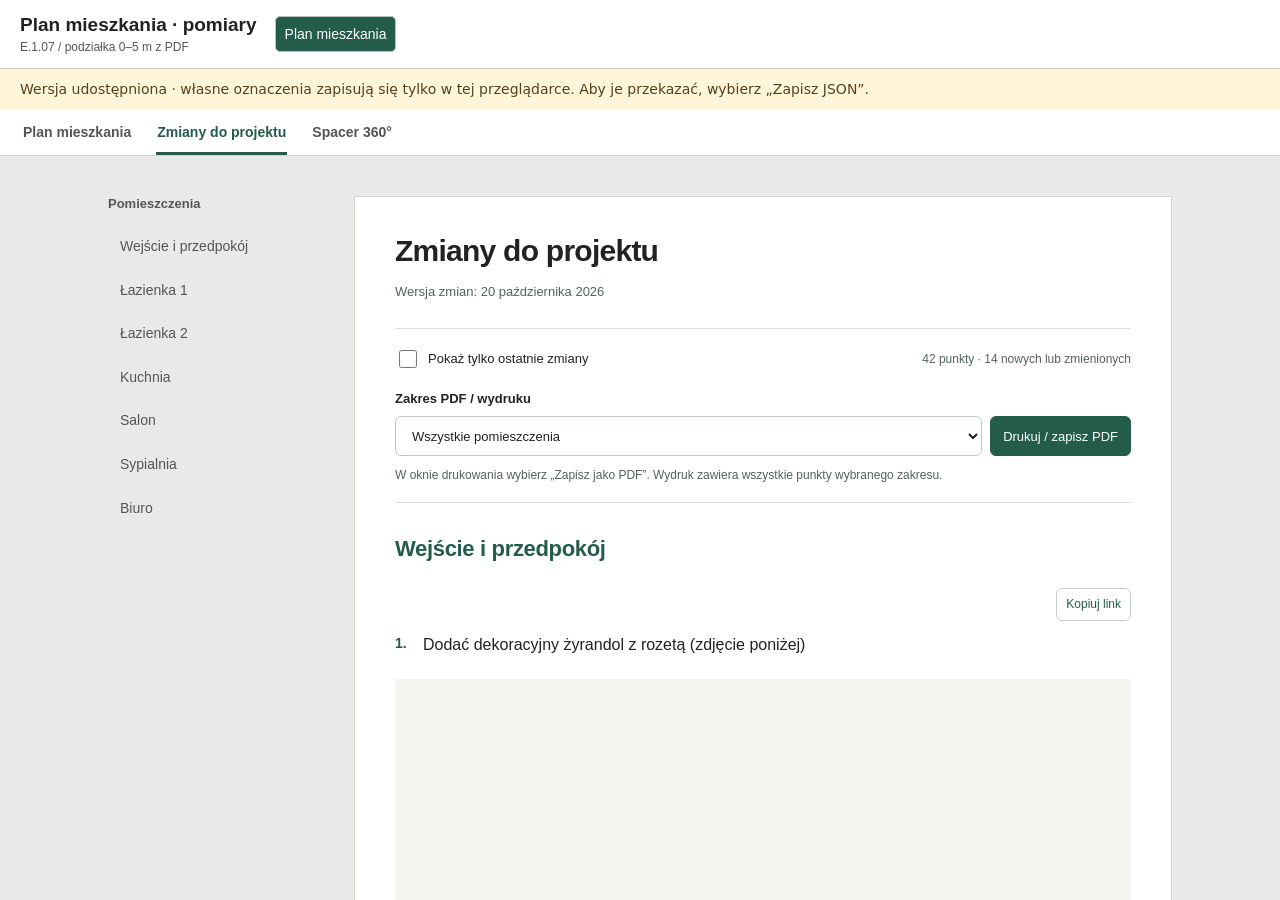
<file: index.html>
<!doctype html><html lang="pl"><meta charset="utf-8"><meta name="viewport" content="width=device-width,initial-scale=1"><meta name="robots" content="noindex,nofollow"><meta http-equiv="refresh" content="0;url=plan.html#zmiany"><title>Plan mieszkania</title><a href="plan.html#zmiany">Otwórz zmiany w projekcie</a></html>
</file>
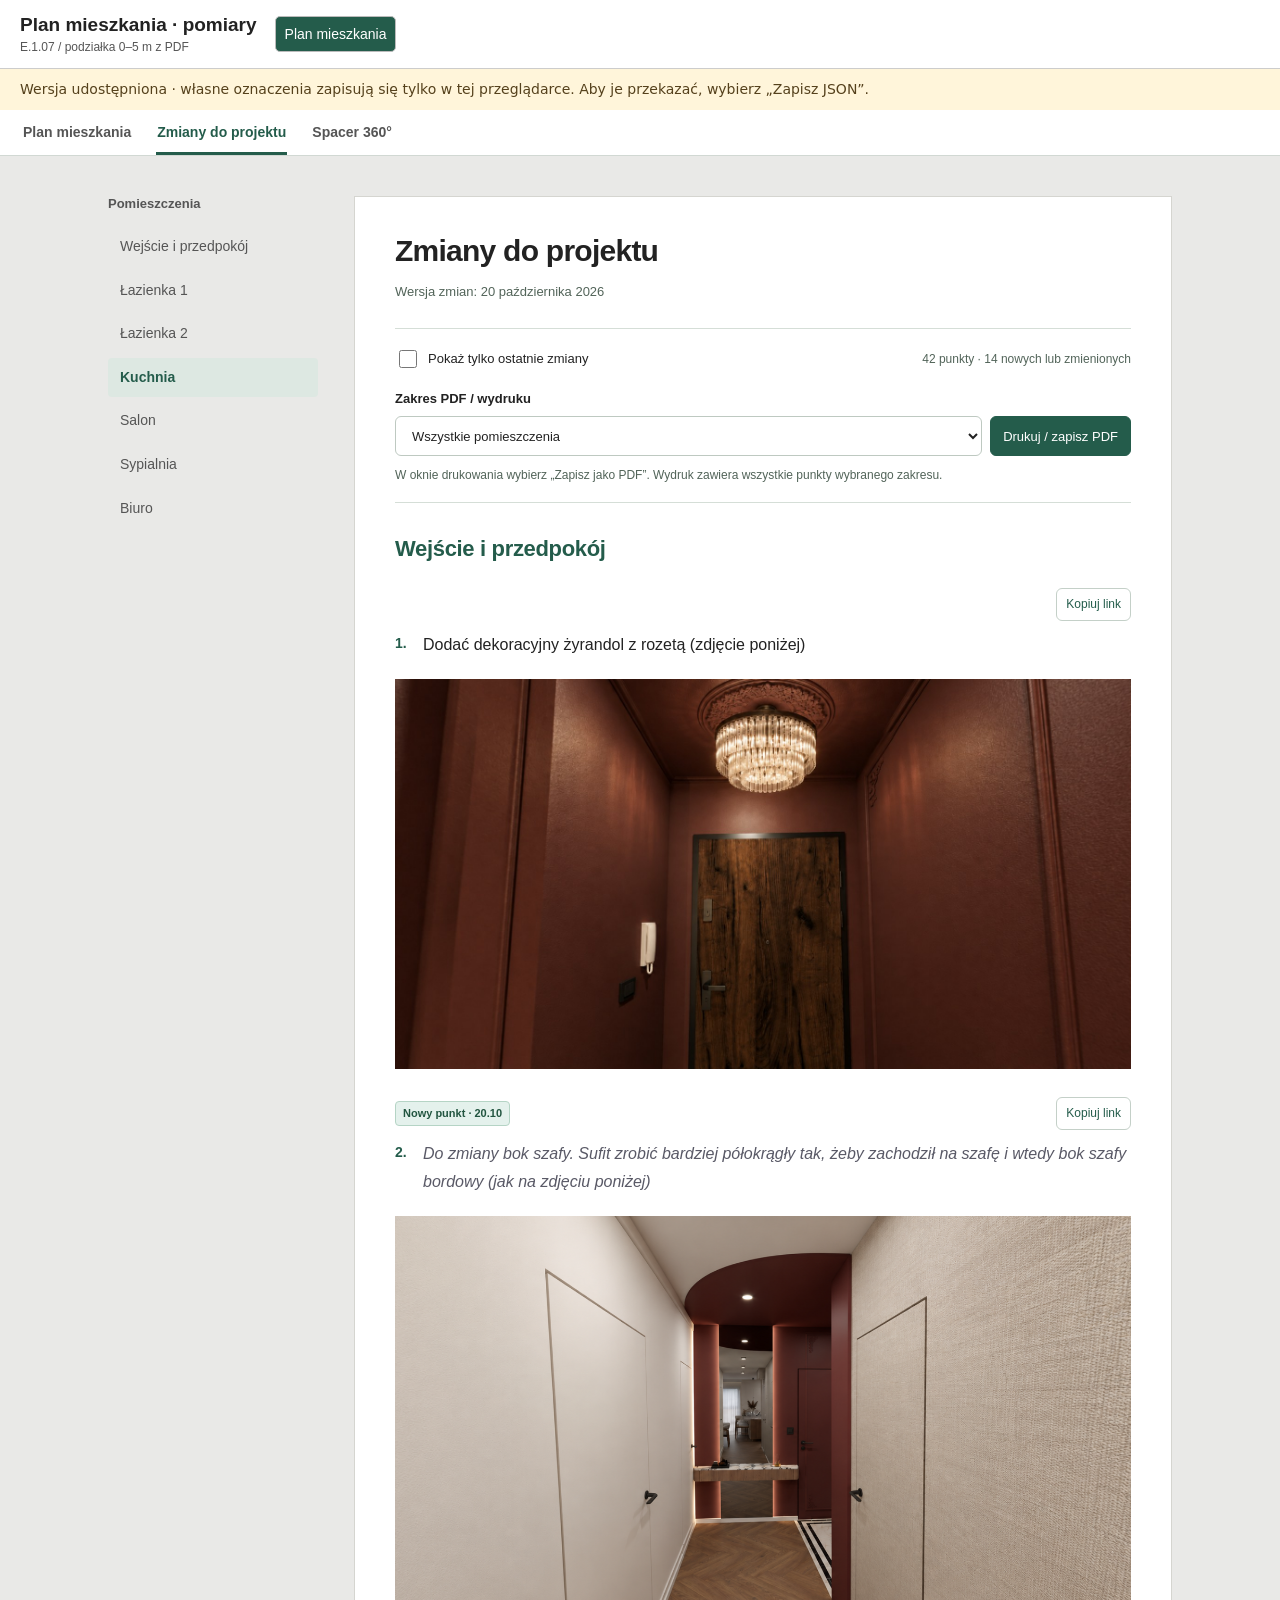
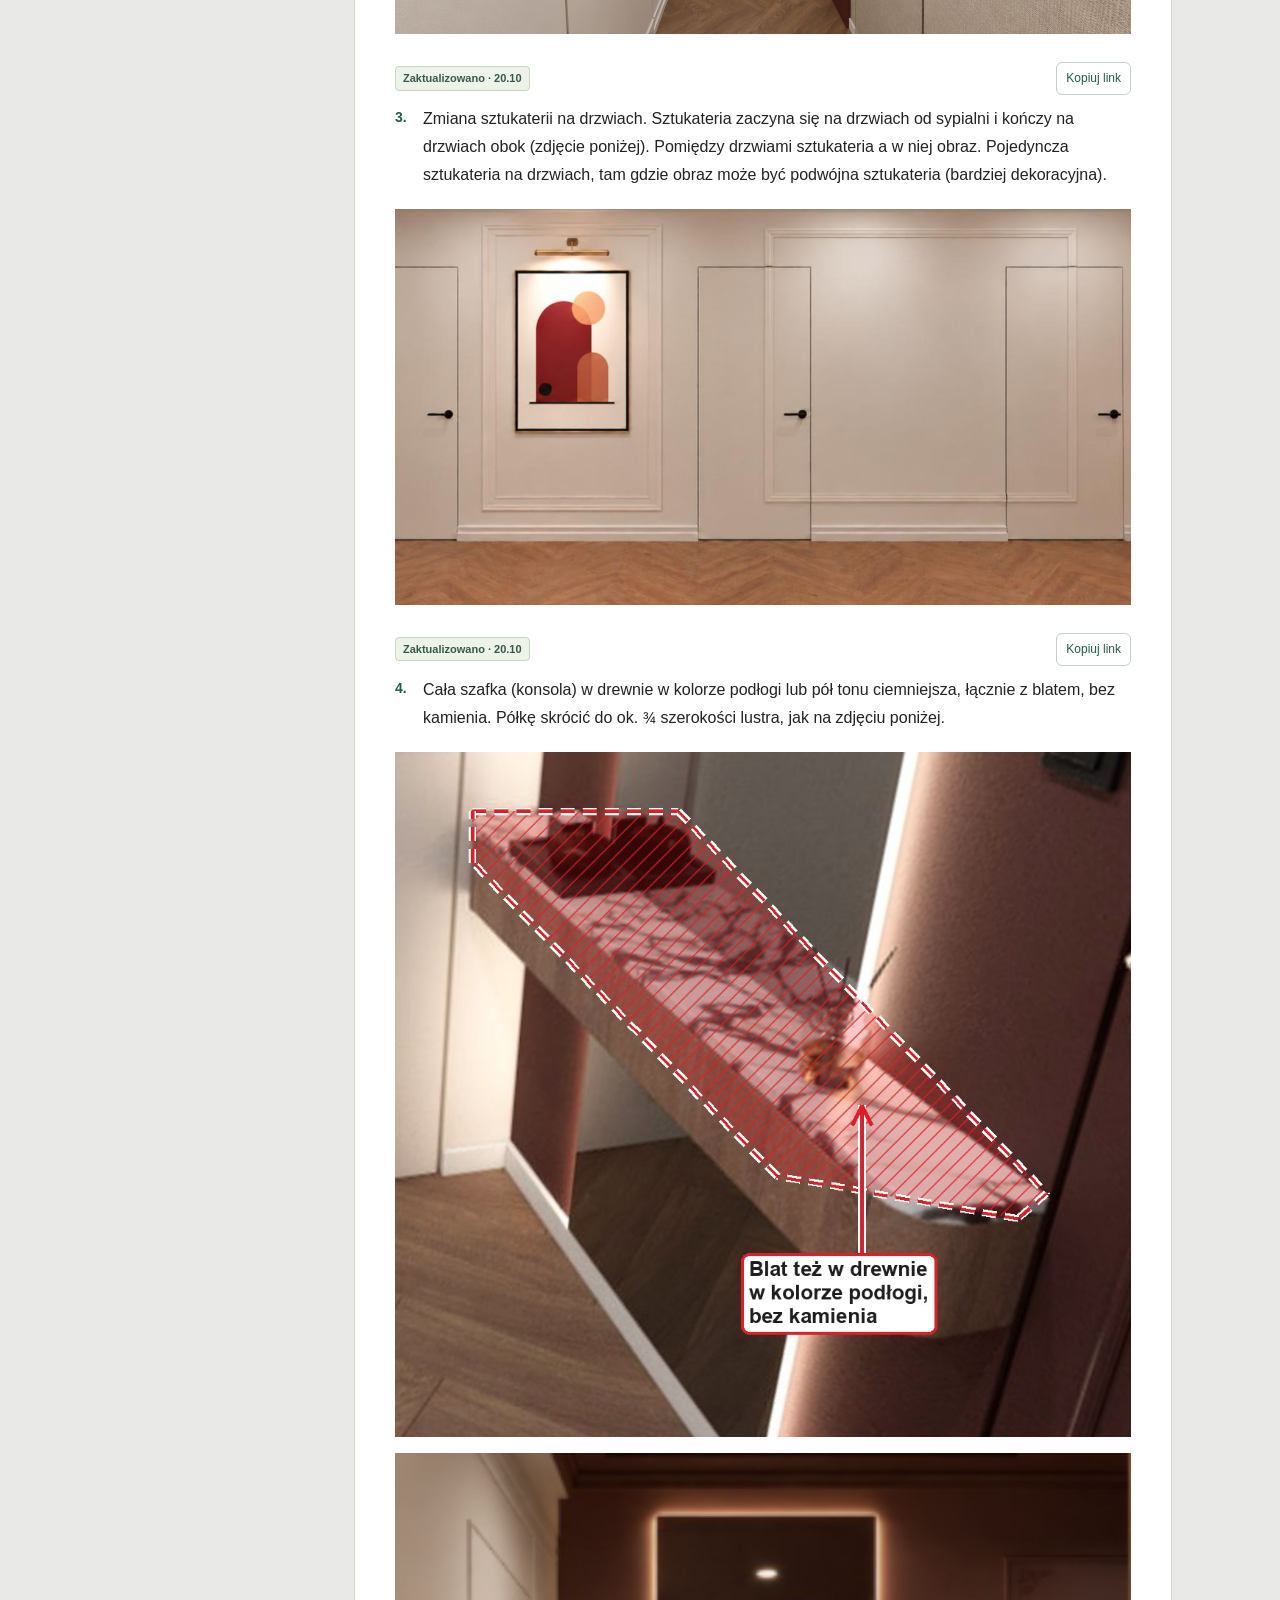
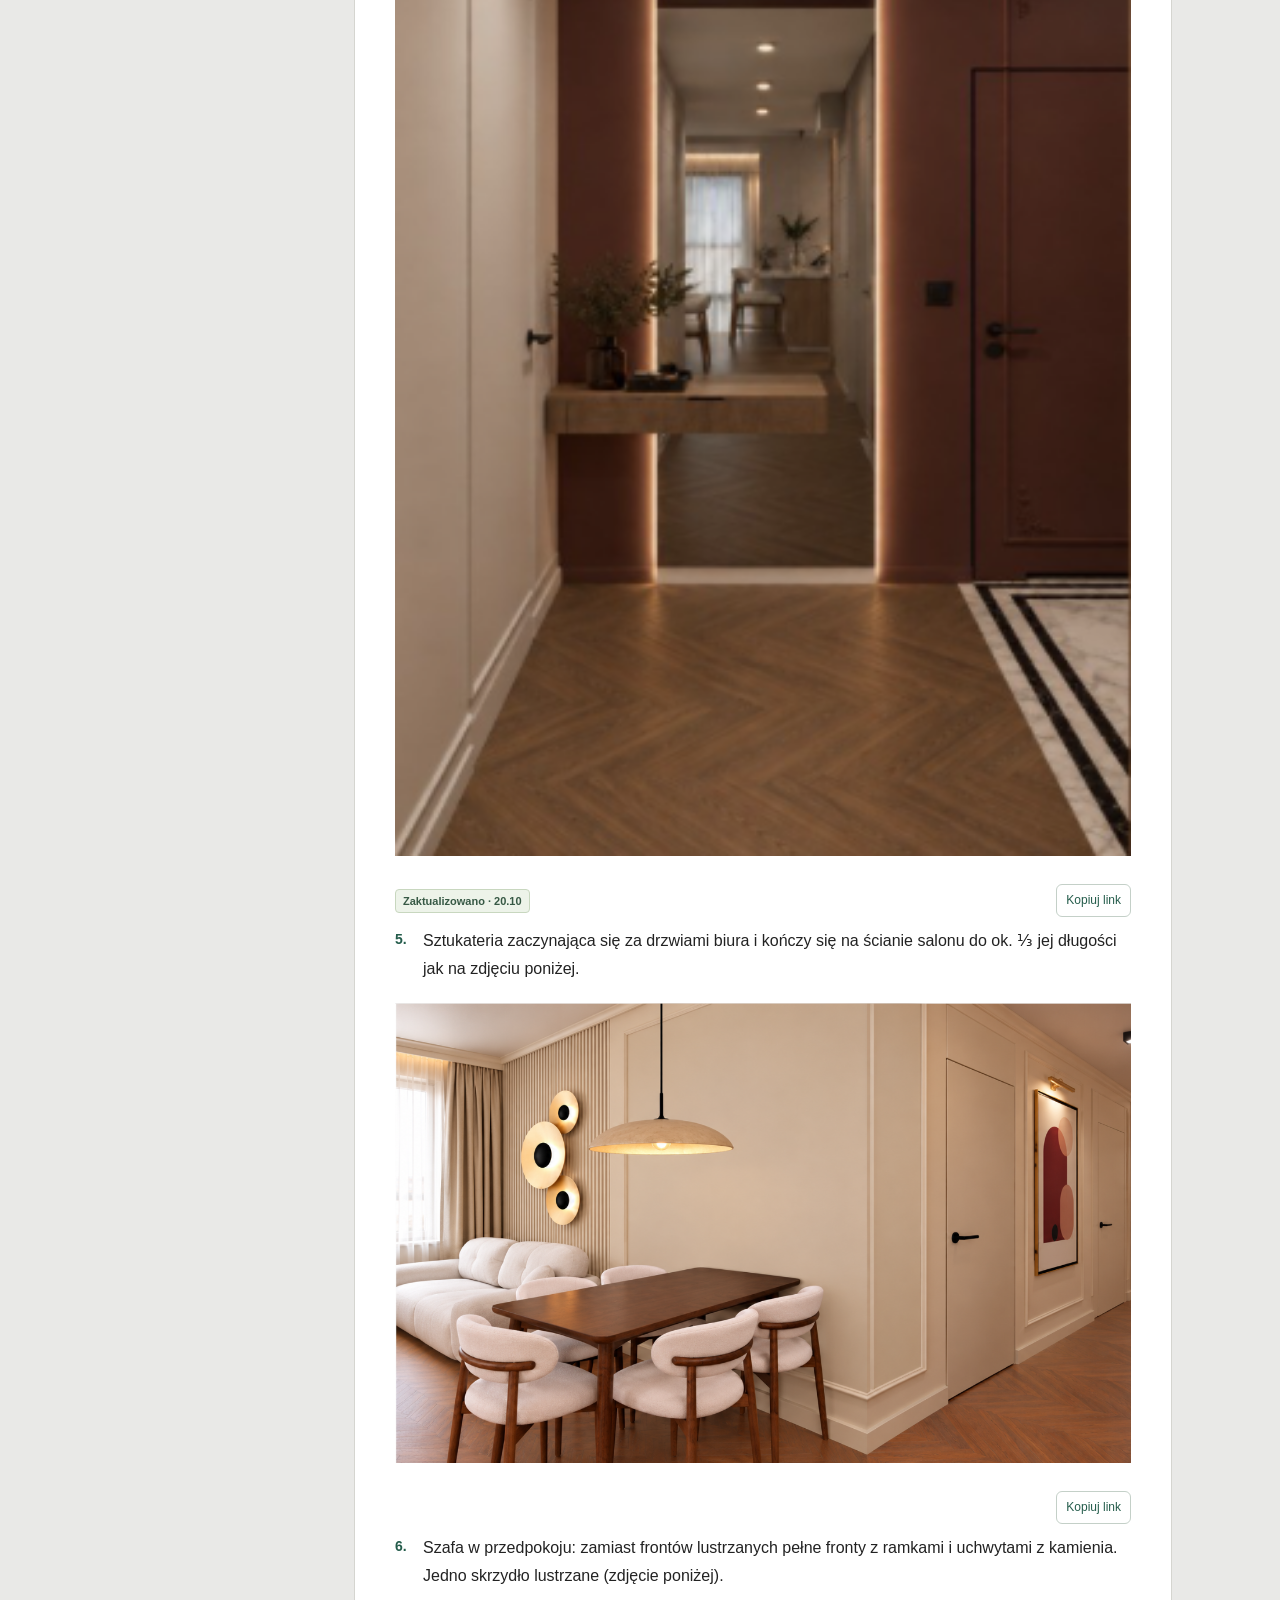
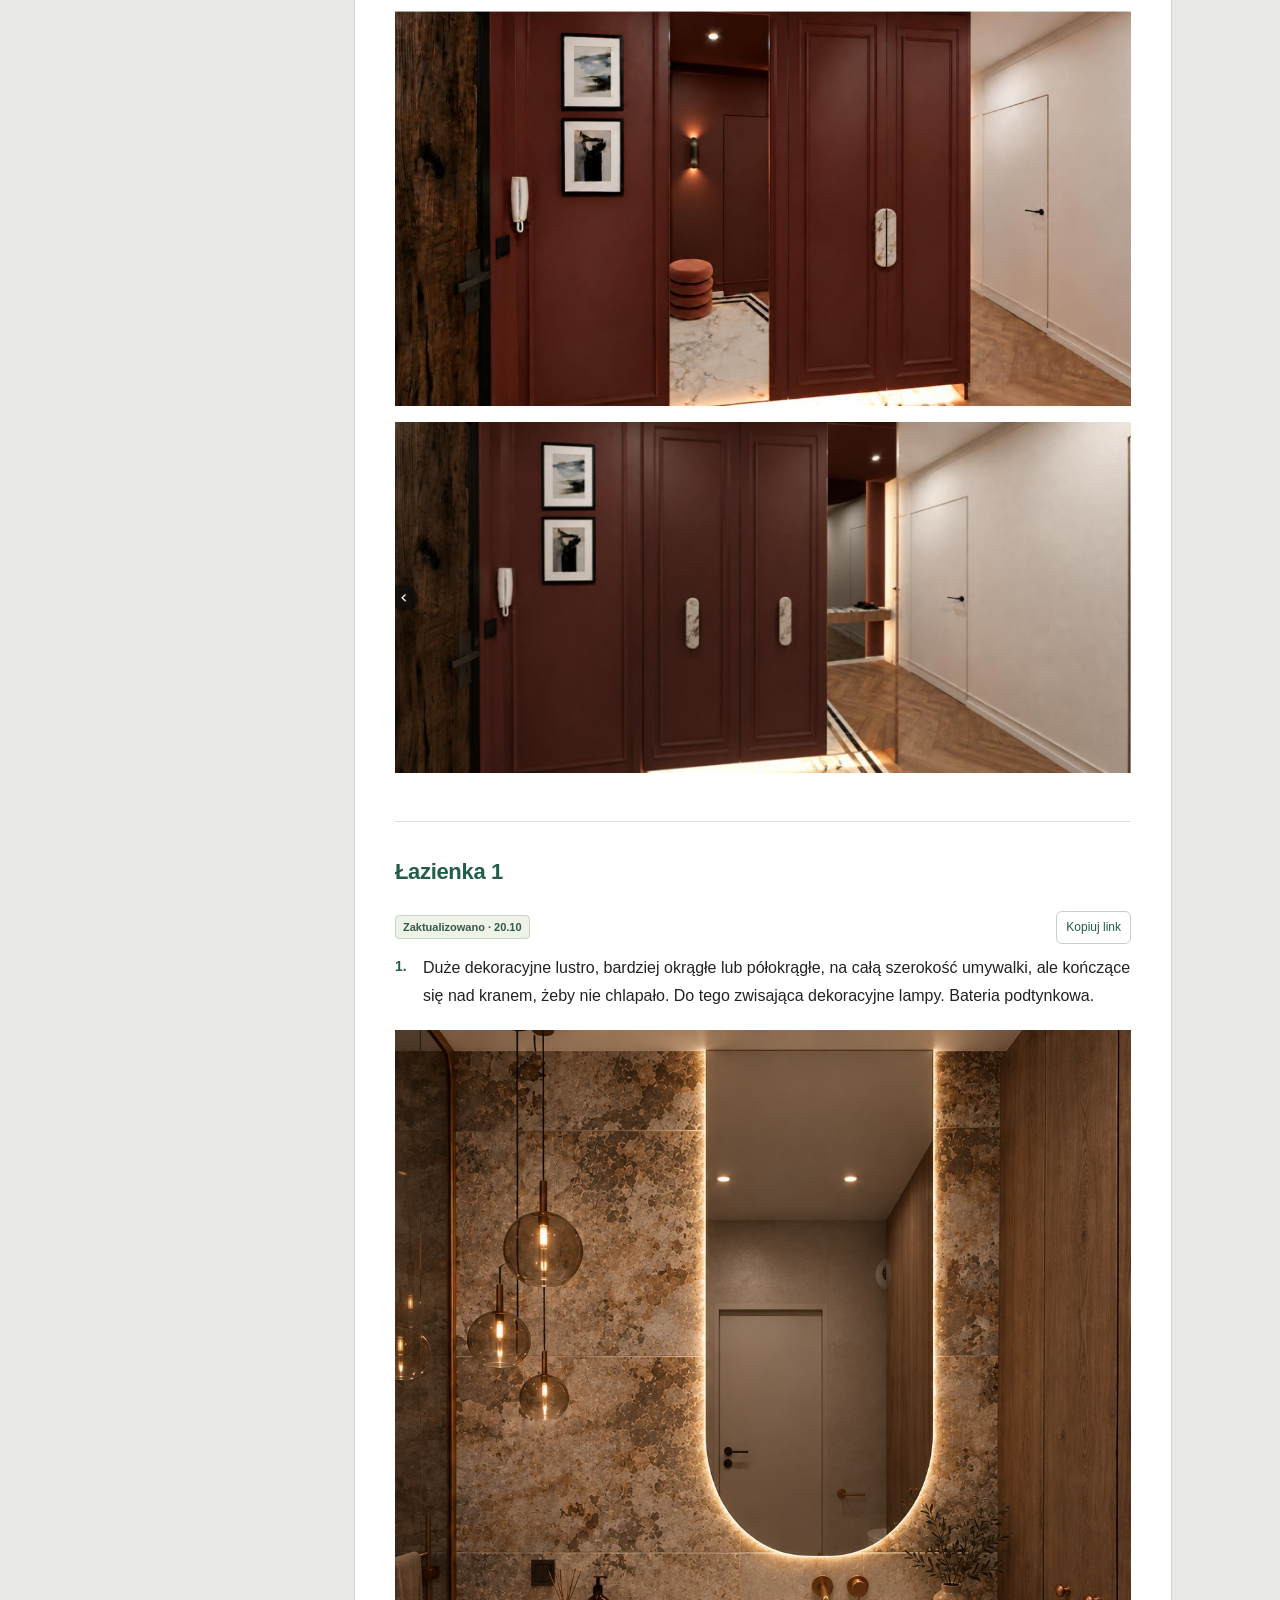
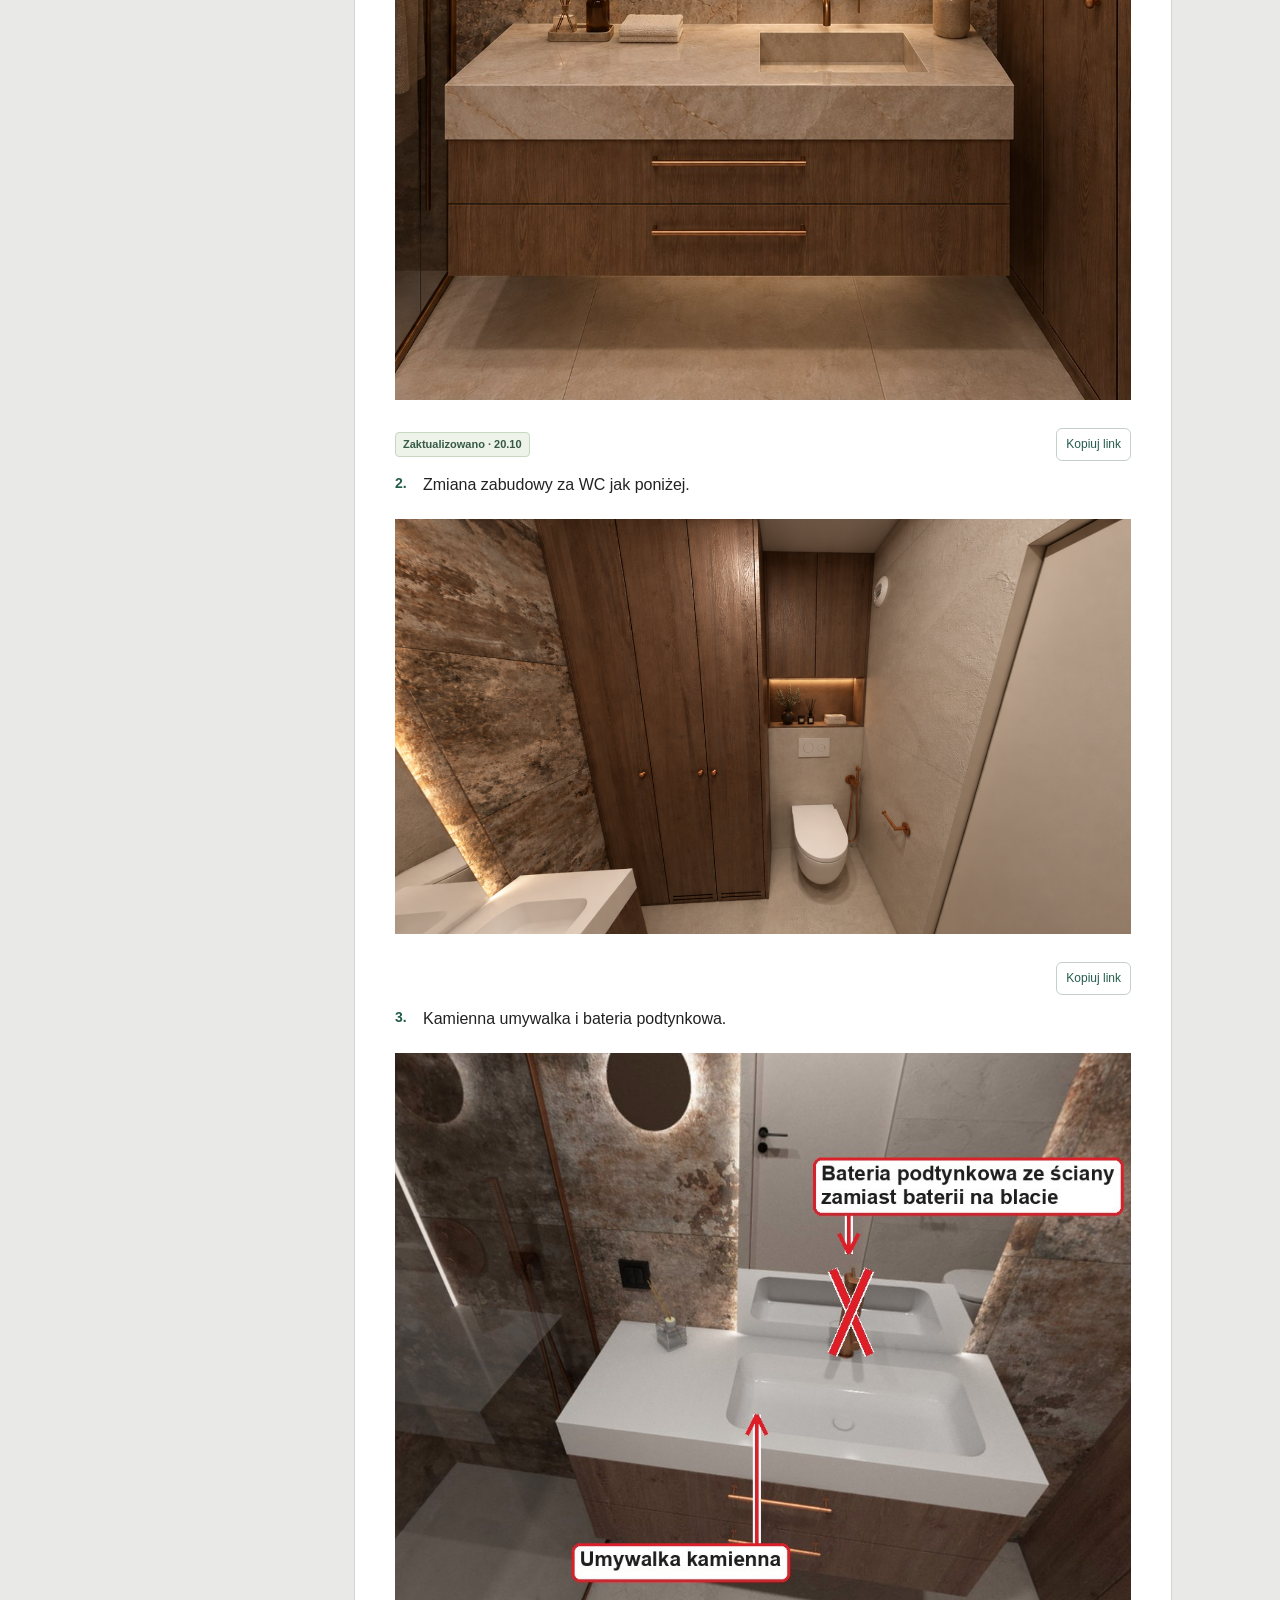
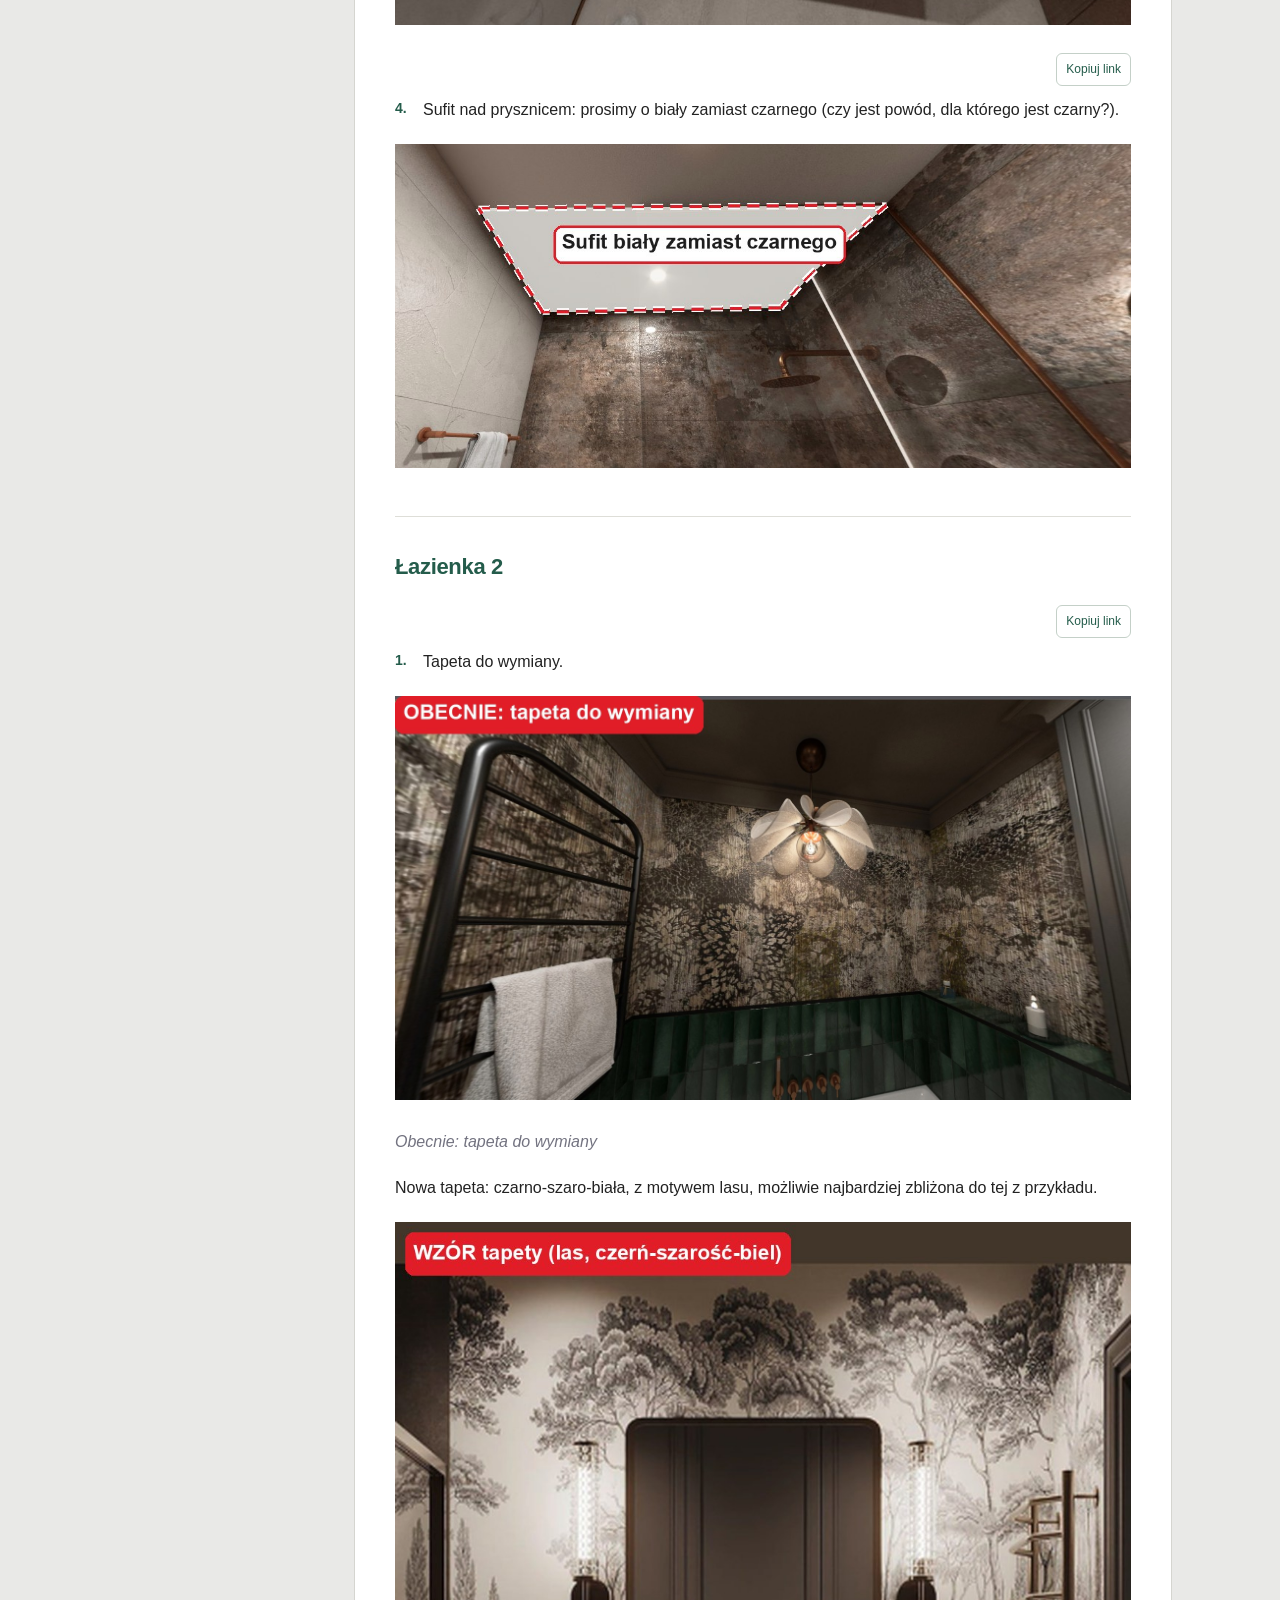
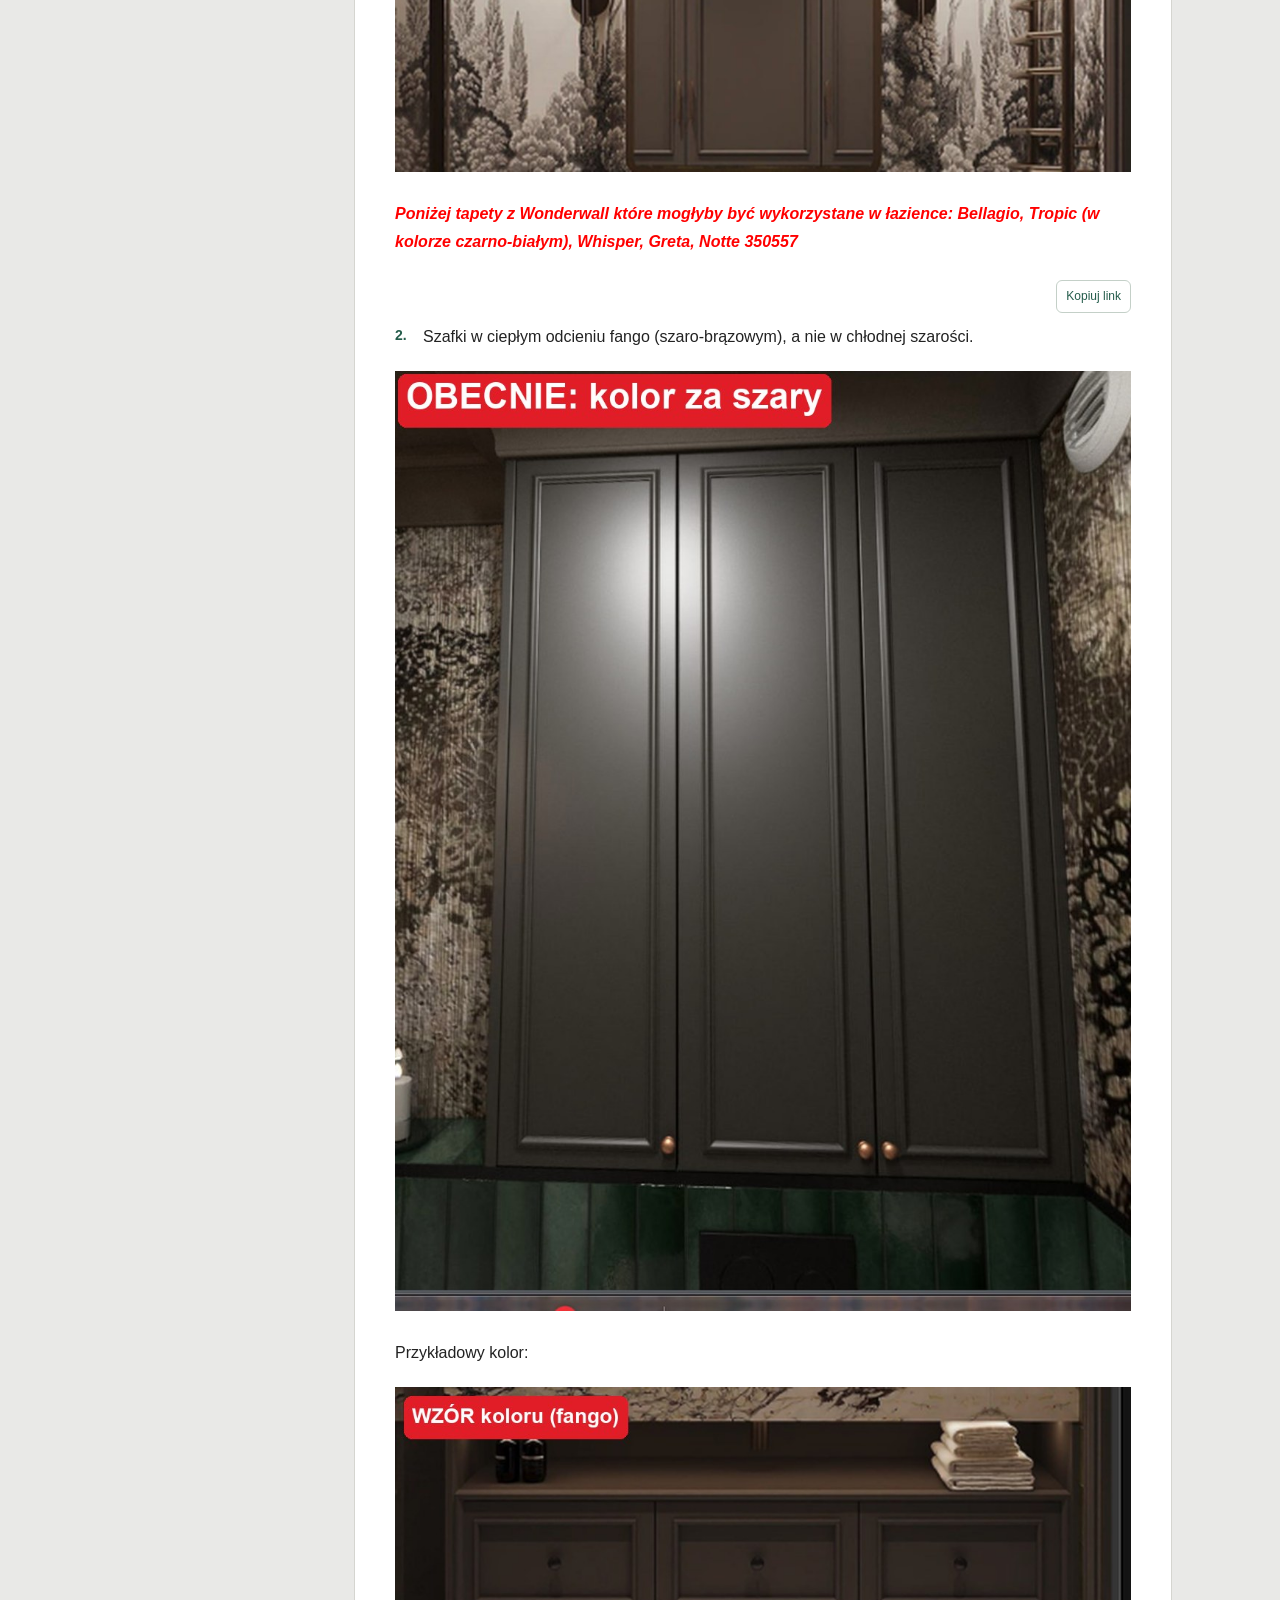
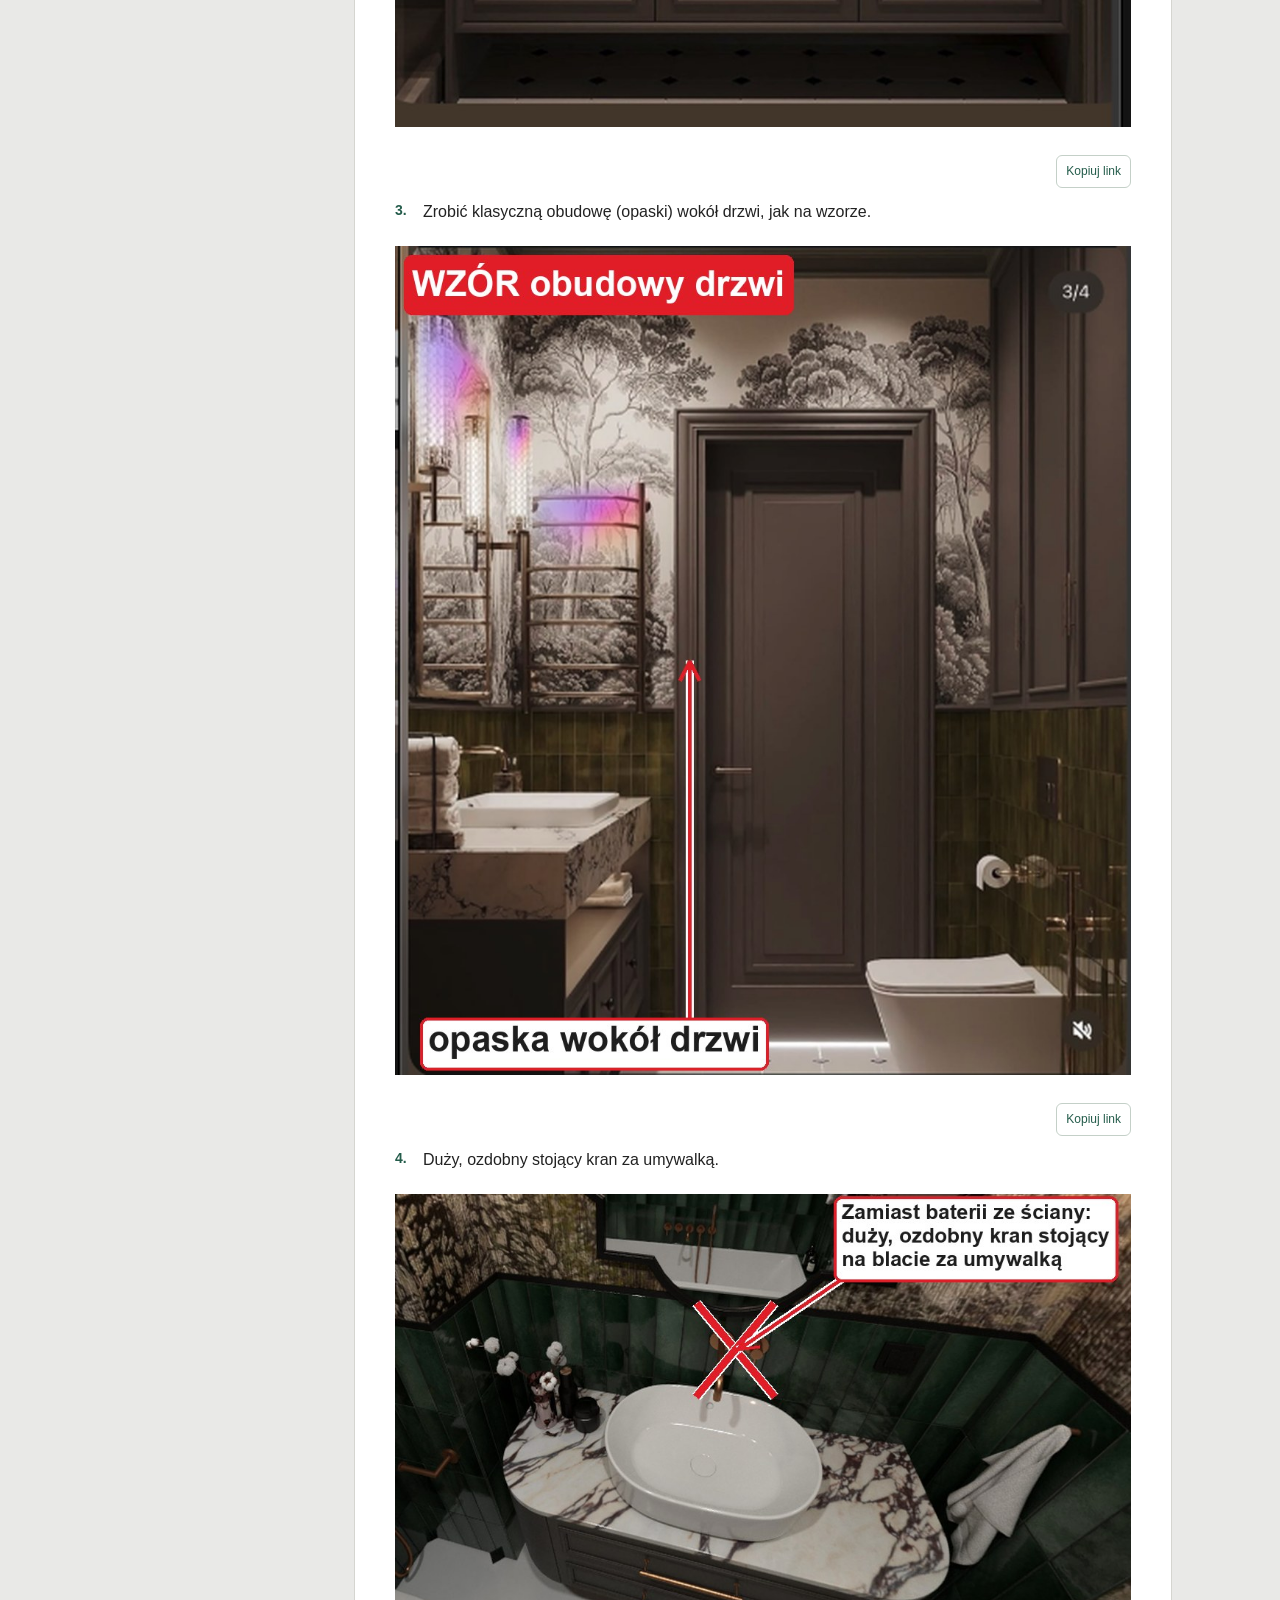
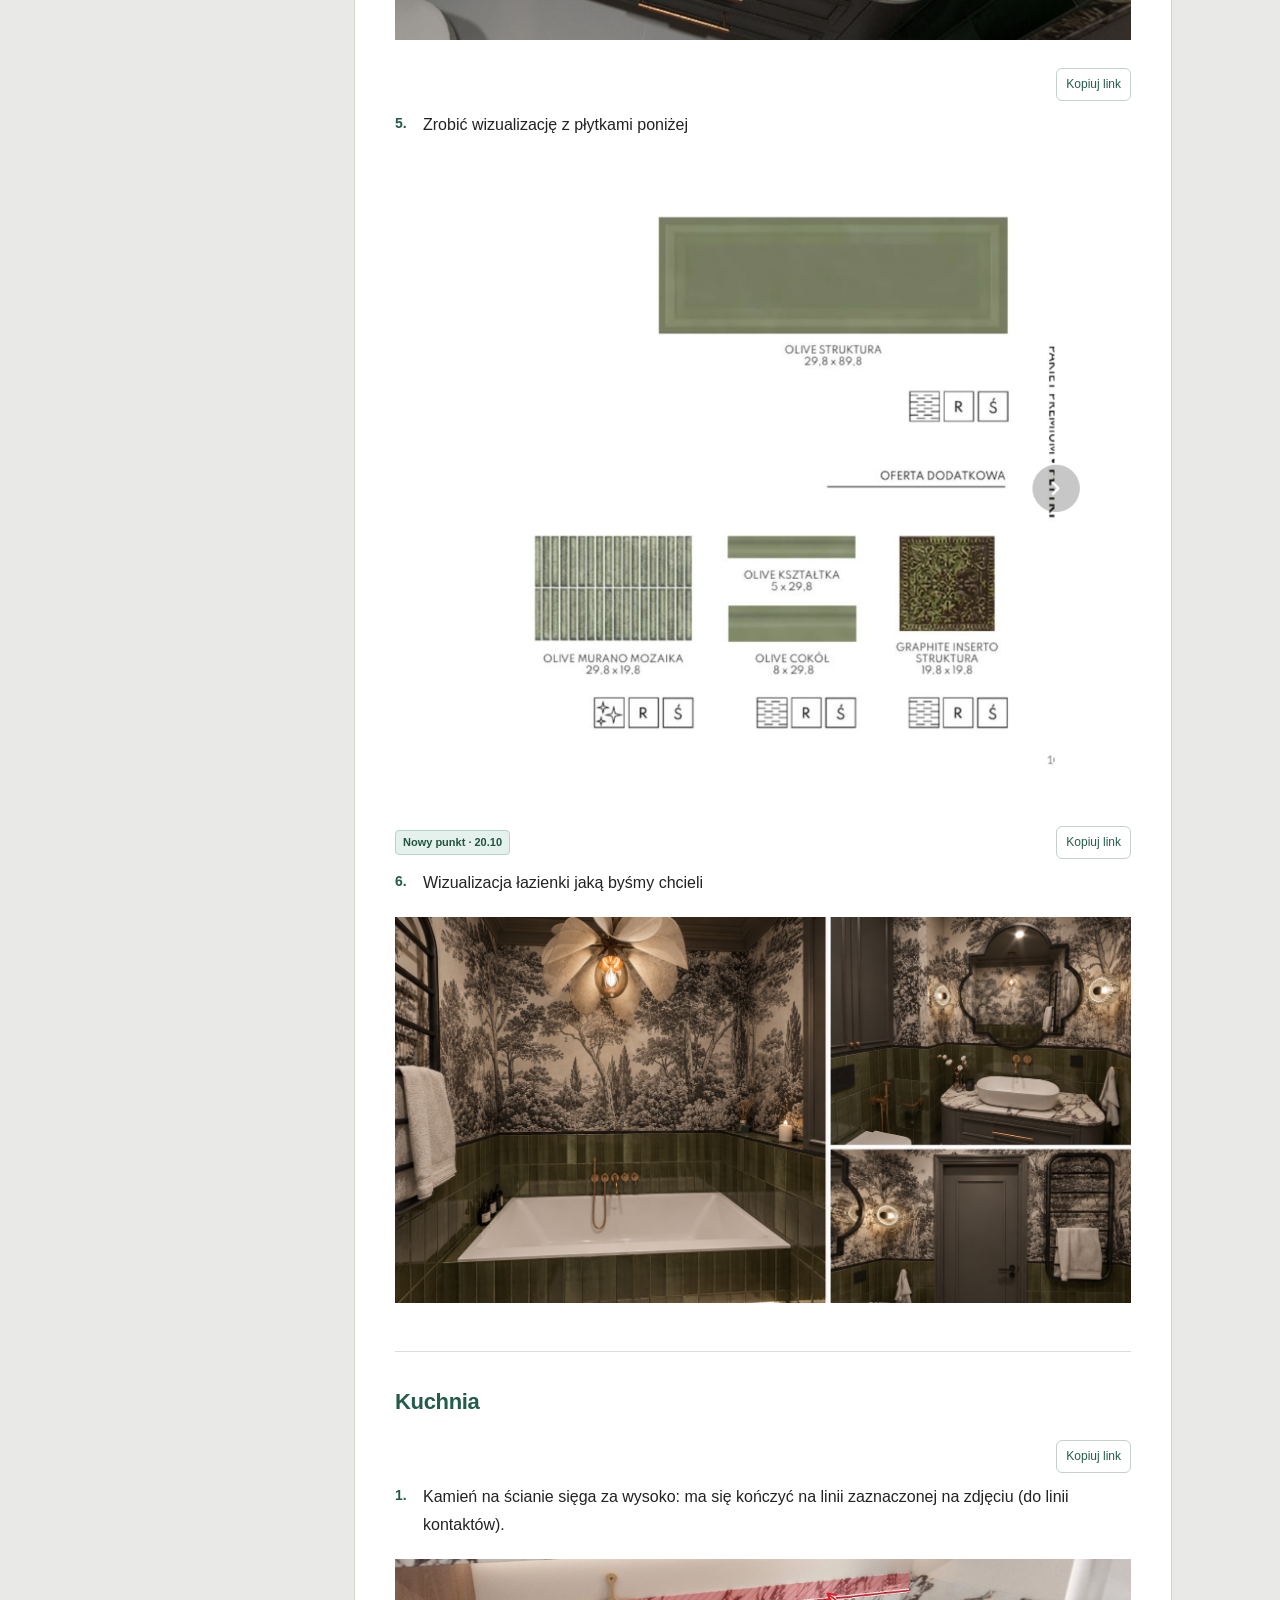
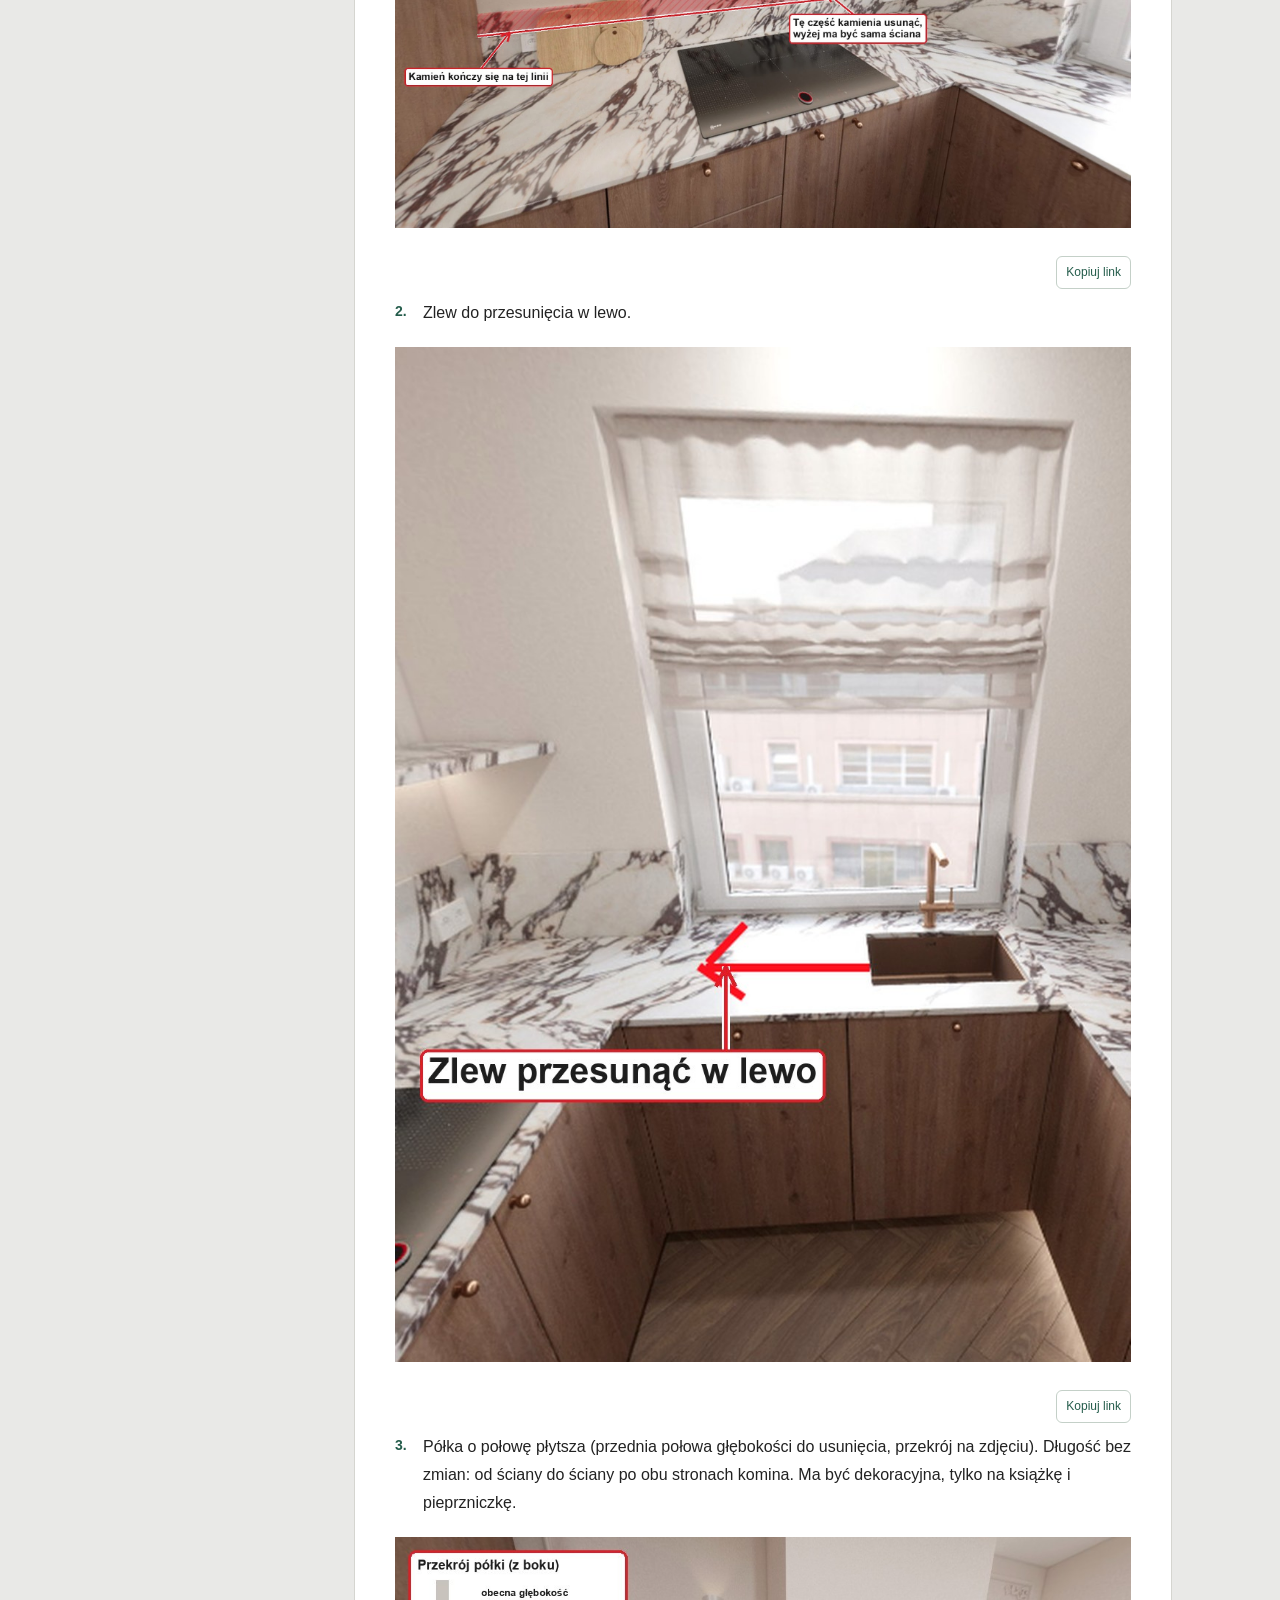
<file: plan.html>
<!doctype html><html lang="pl"><meta charset="utf-8"><meta name="viewport" content="width=device-width, initial-scale=1"><meta name="robots" content="noindex, nofollow"><title>Plan mieszkania — pomiary w cm</title>
<style>
*{box-sizing:border-box}body{margin:0;font:14px -apple-system,BlinkMacSystemFont,'Segoe UI',sans-serif;background:#e9e9e7;color:#222}header{display:flex;align-items:center;gap:18px;padding:14px 22px;background:#fff;border-bottom:1px solid #ccc;flex-wrap:wrap}h1{font-size:19px;margin:0}header p{margin:0;color:#555;font-size:12px}button,select{font:inherit;padding:9px 12px;border:1px solid #bbb;background:#fff;border-radius:5px;color:#222;cursor:pointer}button:hover{background:#eee}button:disabled{opacity:.4;cursor:default}button.active,button.primary{background:#245c4b;color:white;border-color:#245c4b}button:focus-visible,textarea:focus-visible{outline:3px solid #368bdb;outline-offset:2px}.actions{margin-left:auto;display:flex;gap:8px;flex-wrap:wrap}.layout{display:grid;grid-template-columns:minmax(0,1fr) 300px;height:calc(100dvh - 76px)}main{min-width:0;display:flex;flex-direction:column}.toolbar{padding:12px 16px;display:flex;align-items:center;gap:7px;flex-wrap:wrap;background:#f8f8f7;border-bottom:1px solid #ccc}.toolbar label{display:flex;align-items:center;gap:5px}input[type=color]{width:32px;height:32px;padding:2px;border:1px solid #aaa;border-radius:4px}.zoom{margin-left:auto;display:flex;align-items:center;gap:6px}.viewport{flex:1;overflow:auto;padding:24px;min-height:240px}.board{position:relative;margin:auto;line-height:0;box-shadow:0 5px 24px #0002}.board img{width:100%;display:block;user-select:none}.board canvas{position:absolute;inset:0;width:100%;height:100%;touch-action:none;cursor:crosshair}footer{padding:10px 16px;background:#f8f8f7;border-top:1px solid #ccc;font-size:12px;color:#555;line-height:1.5}aside{background:#fff;border-left:1px solid #ccc;overflow:auto;padding:20px 16px}aside h2{font-size:17px;margin:0 0 8px}.hint{font-size:13px;color:#666;line-height:1.6}.item{border-top:1px solid #ddd;padding:15px 0}.item.selected{background:#f0f5f2}.itemhead{display:flex;align-items:center;gap:8px;margin-bottom:9px}.badge{border-radius:50%;color:#fff;width:25px;height:25px;display:grid;place-items:center;font-weight:700}.itemhead button{margin-left:auto;padding:4px 8px;font-size:12px}textarea{width:100%;resize:vertical;min-height:76px;border:1px solid #bbb;border-radius:4px;padding:9px;font:inherit;line-height:1.5}.empty{padding:26px 0;color:#666;line-height:1.7}#status{color:#245c4b}#toast{position:fixed;bottom:22px;left:22px;max-width:80vw;background:#222;color:white;padding:12px 18px;border-radius:5px;display:none;z-index:9}@media(max-width:750px){header{padding:12px;gap:10px}.actions{margin-left:0}.layout{height:auto;display:flex;flex-direction:column}.viewport{height:55vh;flex:auto;padding:10px}aside{border-left:0;border-top:1px solid #ccc}.toolbar{padding:10px}.zoom{margin-left:0}footer{font-size:11px}}
main{min-height:0}.viewport{min-height:0}@media(max-width:750px){.viewport{min-height:240px}}
</style>
<style>nav{display:flex;gap:8px}nav a{color:#245c4b;padding:9px;border:1px solid #bbb;border-radius:5px;text-decoration:none}nav a[aria-current]{background:#245c4b;color:white}input[type=number]{width:100%;font:inherit;padding:8px;border:1px solid #aaa;border-radius:4px;margin:5px 0}.dimensions{display:flex;gap:8px;margin:12px 0}.dimensions label{flex:1;min-width:0;font-size:12px}.measurement{font-size:15px;font-weight:600;color:#245c4b}#live{font-size:13px}#calibration{padding:10px;background:#f0f5f2}.layout{height:calc(100dvh - 80px)}@media(max-width:750px){.layout{height:auto}#live{width:100%}}</style><style>input[type=text]{width:100%;font:inherit;padding:8px;border:1px solid #aaa;border-radius:4px;margin:6px 0 12px}#dimensionMode{max-width:220px}.item>label{font-size:12px}</style><style>
.changes-numbered{position:relative;padding-left:28px}.changes-numbered::before{content:attr(data-number);position:absolute;left:0;color:#245c4b;font-weight:600;font-size:14px}
/* Second reading tab extends the existing green and neutral editor. */
[hidden]{display:none!important}.project-tabs{display:flex;gap:24px;padding:0 22px;background:#fff;border-bottom:1px solid #ccc}.project-tabs button{border:0;border-bottom:3px solid transparent;border-radius:0;padding:14px 1px 12px;color:#555;background:transparent;font-weight:600}.project-tabs button[aria-selected=true]{color:#245c4b;border-bottom-color:#245c4b}.project-tabs button:hover{color:#245c4b;background:#f0f5f2}.layout{height:calc(100dvh - 130px)}
.changes-shell{max-width:1112px;margin:0 auto;display:grid;grid-template-columns:210px minmax(0,1fr);gap:36px;padding:40px 24px 80px;align-items:start}.changes-contents{position:sticky;top:24px;border:0;background:transparent;padding:0;overflow:visible}.changes-contents summary{font-weight:600;font-size:13px;color:#555;list-style:none;cursor:default;padding:0 0 16px}.changes-contents summary::-webkit-details-marker{display:none}.changes-contents nav{display:flex;flex-direction:column;gap:4px}.changes-contents a{border:0;border-radius:4px;padding:10px 12px;text-decoration:none;color:#555;font-size:14px;line-height:1.4}.changes-contents a:hover{background:#edf2ee;color:#245c4b}.changes-contents a[aria-current]{background:#dde8e2;color:#245c4b;font-weight:600}.changes-article{display:block;background:#fff;padding:36px 40px 48px;min-width:0;border:1px solid #d5d5d0;line-height:1.75;font-size:16px;overflow-wrap:anywhere}.changes-article h1{font-size:30px;line-height:1.2;letter-spacing:-.025em;margin:0 0 32px}.changes-article h2{font-size:22px;line-height:1.3;color:#245c4b;margin:0 0 24px;letter-spacing:-.015em}.changes-article section+section{border-top:1px solid #deded8;padding-top:36px;margin-top:48px}.changes-article section{scroll-margin-top:24px}.changes-article p{margin:0 0 18px}.changes-article ul,.changes-article ol{padding-left:23px;margin:0 0 18px}.changes-article li{padding-left:4px;margin:0 0 18px}.changes-article figure{margin:20px 0 28px}.changes-article figure+figure{margin-top:-12px}.changes-image{display:block;width:100%;padding:0;border:0;border-radius:0;background:#f4f4f1;cursor:zoom-in;line-height:0}.changes-image:hover{background:#f4f4f1}.changes-image img{display:block;width:100%;height:auto;max-height:none;object-fit:contain}.changes-article figcaption{font-size:12px;line-height:1.5;color:#666;margin-top:7px}.changes-article a{color:#245c4b}.changes-article :focus-visible,.project-tabs :focus-visible,.changes-contents :focus-visible{outline:3px solid #368bdb;outline-offset:3px}#changes-lightbox{padding:0;border:0;max-width:96vw;max-height:94dvh;background:#fff;box-shadow:0 12px 48px #0005}#changes-lightbox::backdrop{background:#101713d9}#changes-lightbox .lightbox-toolbar{position:sticky;top:0;display:flex;align-items:center;justify-content:space-between;gap:16px;background:#fff;padding:12px 16px;border-bottom:1px solid #ddd;font-size:13px}#changes-lightbox .lightbox-image{display:block;max-width:90vw;width:auto;height:auto;max-height:none;margin:auto}#changes-lightbox.actual-size .lightbox-image{max-width:none;width:auto}body:has(#changes-lightbox[open]){overflow:hidden}@media(max-width:750px){.project-tabs{padding:0 12px;gap:20px}.project-tabs button{font-size:13px}.changes-shell{display:block;padding:18px 12px 40px}.changes-contents{position:static;margin:0 0 16px}.changes-contents summary{cursor:pointer;padding:12px;background:#fff;border:1px solid #ccc;border-radius:4px}.changes-contents summary::after{content:'+';float:right}.changes-contents[open] summary::after{content:'−'}.changes-contents nav{padding:8px 0}.changes-article{padding:26px 20px 32px;font-size:16px}.changes-article h1{font-size:27px;margin-bottom:28px}.changes-article h2{font-size:21px}.changes-article section+section{margin-top:36px;padding-top:28px}.layout{height:auto}#changes-lightbox{max-width:98vw}#changes-lightbox .lightbox-image{max-width:96vw}.lightbox-toolbar span{max-width:65vw}}
</style><style>
/* Measurement workspace: green controls, neutral drawing surface. */
:root{--ink:#24332d;--accent:#245c4b;--line:#d1d8d3;--surface:#f5f7f4}
button,select,input,textarea{min-height:40px}button,select{border-color:#bec9c1;border-radius:6px}button:hover:not(:disabled){background:#e8efea}button.active:hover,button.primary:hover{background:#1b493b}button:disabled{opacity:.5} :is(button,a,input,select,textarea):focus-visible{outline:3px solid #287eb8;outline-offset:3px}
header{padding:14px 20px}header p{margin-top:4px}#plan-panel .layout{height:calc(100dvh - 180px);grid-template-columns:minmax(0,1fr) 300px}#plan-panel main{overflow:hidden}#plan-panel .toolbar{padding:10px 14px;gap:10px 18px;background:#fff}.tool-group{display:flex;align-items:center;gap:6px;flex-wrap:wrap}.tool-group+.tool-group{border-left:1px solid var(--line);padding-left:16px}.tool-group label{white-space:nowrap}.view-tools{background:var(--surface)!important}#live{font-size:12px;font-weight:500;color:#476154;flex:1;min-width:180px}#zoomLabel{min-width:45px;text-align:center;font-variant-numeric:tabular-nums;font-weight:600}#dimensionMode{max-width:185px}#plan-panel .viewport{background:#e4e9e4;padding:20px;overscroll-behavior:contain;min-height:180px}#plan-panel .board{background:white;box-shadow:0 3px 18px #172a201a}#plan-panel aside{padding:20px 18px;border-color:var(--line)}aside .hint{font-size:12px;line-height:1.6}aside h2{color:var(--ink)}#scaleInfo{margin-bottom:20px}.measurement{font-variant-numeric:tabular-nums;font-size:16px}.itemhead button{min-height:32px}.itemhead button:first-child{margin-left:0}.itemhead strong{flex:1}.item.selected{background:#f0f5f2;outline:1px solid #bed0c4;outline-offset:5px}#plan-panel footer{background:#fff;color:#536159}#plan-panel footer a{color:var(--accent);font-weight:600}#toggleAnnotations{accent-color:var(--accent)}.project-tabs{border-color:var(--line)}
@media(max-width:1000px) and (min-width:751px){#plan-panel .layout{grid-template-columns:minmax(0,1fr) 270px}.tool-group+.tool-group{border-left:0;padding-left:0}}
@media(max-width:750px){#plan-panel .layout{height:auto!important;display:flex}#plan-panel .toolbar{padding:10px 12px;gap:10px}.tool-group+.tool-group{border-left:0;padding-left:0}.tool-group{gap:6px}#plan-panel .viewport{height:58dvh;min-height:340px;padding:12px;flex:none}#plan-panel main{overflow:visible}#plan-panel aside{overflow:visible}#live{width:100%;flex-basis:100%}header h1{font-size:18px}.actions button{padding:8px 10px}.view-tools .tool-group{flex-wrap:wrap}#dimensionMode{max-width:170px}}
</style><link rel="stylesheet" href="changes-tools.css"><script src="changes-tools.js" defer></script><link rel="stylesheet" href="tour.css"><script src="tour.js" defer></script><header><div><h1>Plan mieszkania · pomiary</h1><p>E.1.07 / podziałka 0–5 m z PDF</p></div><nav><a href="plan.html#plan" aria-current="page">Plan mieszkania</a></nav><div class="actions"><button id="save">Zapisz JSON</button><button id="import">Wczytaj JSON</button><button id="png" class="primary">Eksport PNG</button></div></header><p style="margin:0;padding:10px 20px;background:#fff5da;color:#55411c;font:14px/1.5 system-ui">Wersja udostępniona · własne oznaczenia zapisują się tylko w tej przeglądarce. Aby je przekazać, wybierz „Zapisz JSON”.</p>
<div class="project-tabs" role="tablist" aria-label="Widok projektu"><button id="plan-tab" role="tab" aria-selected="true" aria-controls="plan-panel">Plan mieszkania</button><button id="changes-tab" role="tab" aria-selected="false" aria-controls="changes-panel" tabindex="-1">Zmiany do projektu</button><button id="tour-tab" role="tab" aria-selected="false" aria-controls="tour-panel" tabindex="-1">Spacer 360°</button></div>
<div id="plan-panel" role="tabpanel" aria-labelledby="plan-tab"><div class="layout"><main><div class="toolbar" role="toolbar" aria-label="Narzędzia planu"><div class="tool-group"><button data-tool="line" class="active" title="Pomiar odcinka · L">Zmierz odcinek</button><button data-tool="rect" title="Prostokąt · R">Prostokąt</button><button data-tool="pen">Odręcznie</button><button data-tool="move" title="Zaznaczanie i edycja · V">Zaznacz / edytuj</button><button data-tool="pan" title="Przesuwanie widoku · H">Przesuń widok</button></div><div class="tool-group"><label>Kolor <input type="color" id="color" value="#d82934" aria-label="Kolor rysowania"></label><label><input type="checkbox" id="snap" checked> Krok 1 cm</label></div><div class="tool-group"><button id="undo" title="Cofnij · Ctrl/Cmd+Z">Cofnij</button><button id="redo" title="Ponów · Ctrl/Cmd+Shift+Z">Ponów</button><button id="deleteSelected" disabled>Usuń zaznaczony</button></div></div><div class="toolbar view-tools" role="toolbar" aria-label="Widok i skala"><div class="tool-group"><button id="fit" title="Pokaż cały arkusz PDF">Cały rzut</button><button id="apartment">Zbliż mieszkanie</button><button id="out" aria-label="Pomniejsz">−</button><output id="zoomLabel" aria-label="Powiększenie"></output><button id="in" aria-label="Powiększ">+</button></div><div class="tool-group"><label><input type="checkbox" id="toggleAnnotations" checked> Oznaczenia</label><label>Wymiary <select id="dimensionMode"><option value="hover">Po wskazaniu</option><option value="inside">Stale przy bokach</option><option value="hidden">Ukryte</option></select></label></div><strong id="live" role="status">Przeciągnij po rzucie, aby zmierzyć odległość.</strong></div><div class="viewport" id="viewport" tabindex="0" aria-label="Rzut mieszkania — obszar rysowania"><div class="board" id="board"><img id="photo" src="plan-clean.png" alt="Zwymiarowany plan mieszkania E.1.07" draggable="false"><canvas id="canvas" aria-label="Plan do rysowania i pomiaru"></canvas></div></div><footer><span id="status" role="status">Wczytywanie…</span> · Shift: prosta linia · L: pomiar · R: prostokąt · V: edycja · H: przesuwanie · Ctrl + kółko: zoom · <a href="plan.pdf" target="_blank" rel="noopener">Otwórz źródłowy PDF</a><br>Wymiary źródłowe: stan surowy; plan przewiduje 2 cm na warstwy wykończeniowe. Pomiary zależą od precyzji wskazania końców odcinka.</footer></main><aside><h2>Skala i wymiary</h2><p id="scaleInfo" class="hint"></p><div class="tool-group"><button data-tool="calibrate">Kalibruj skalę</button><button id="resetScale">Skala z PDF</button></div><div id="calibration" hidden><label>Długość wskazanego odcinka (cm)<input id="known" type="number" value="500" min="0.1" step="0.1"></label><button id="applyScale" class="primary">Ustaw skalę</button><p class="hint">Wskaż dwa końce odcinka o znanej długości. Kalibracja przeliczy wszystkie dotychczasowe oznaczenia.</p></div><h2 style="margin-top:22px">Element o dokładnym rozmiarze</h2><div class="dimensions"><label>Szerokość (cm)<input id="newW" type="number" min="1" max="5000" value="120"></label><label>Głębokość (cm)<input id="newH" type="number" min="1" max="5000" value="60"></label></div><button id="insert" style="width:100%;margin-top:10px">Umieść prostokąt na planie</button><p class="hint">Kliknij miejsce lewego górnego narożnika. Wybierz „Edytuj / przesuń”: przeciągnij środek, aby przesunąć, lub biały uchwyt na boku / rogu, aby zmienić rozmiar.</p><h2 style="margin-top:24px">Oznaczenia <span id="count">0</span></h2><div id="list"></div></aside></div><input id="file" type="file" accept="application/json,.json" hidden><div id="toast" role="status"></div>
</div>
<section id="tour-panel" role="tabpanel" aria-labelledby="tour-tab" hidden><div class="tour-shell"><div class="tour-heading"><div><h1>Spacer po mieszkaniu</h1><p>Rozejrzyj się po wnętrzach i przechodź między pomieszczeniami.</p></div><a id="tour-external" href="https://data.sentiovr.com/spaces/57061/space_1792060388/vtour/tour.html" target="_blank" rel="noopener">Otwórz osobno</a></div><div class="tour-toolbar"><label for="tour-room">Przejdź do pomieszczenia</label><select id="tour-room"><option value="1">Przedpokój · widok 1</option><option value="2">Przedpokój · widok 2</option><option value="3">Garderoba</option><option value="4">Sypialnia</option><option value="5">Pokój</option><option value="6">Gabinet</option><option value="7">Łazienka 1</option><option value="8">Łazienka 2</option><option value="9">Kuchnia</option><option value="10">Salon</option></select><button type="button" id="tour-fullscreen">Pełny ekran</button><p id="tour-status" role="status">Spacer uruchomi się po otwarciu zakładki.</p></div><div class="tour-stage" id="tour-stage"><iframe id="tour-frame" title="Interaktywny spacer 360 stopni po mieszkaniu" allow="fullscreen; xr-spatial-tracking; gyroscope; accelerometer" allowfullscreen></iframe><button type="button" id="tour-exit-fullscreen">Zamknij pełny ekran</button></div><p class="tour-help">Przeciągnij widok, aby się rozejrzeć. Strzałki wewnątrz wizualizacji prowadzą do kolejnych pomieszczeń. Uwagi do projektu znajdziesz w zakładce „Zmiany do projektu”.</p></div></section>
<div id="changes-panel" role="tabpanel" aria-labelledby="changes-tab" hidden><div class="changes-shell"><details class="changes-contents" open><summary>Pomieszczenia</summary><nav aria-label="Spis pomieszczeń"><a href="#changes-entry">Wejście i przedpokój</a><a href="#changes-bathroom-1">Łazienka 1</a><a href="#changes-bathroom-2">Łazienka 2</a><a href="#changes-kitchen">Kuchnia</a><a href="#changes-living">Salon</a><a href="#changes-bedroom">Sypialnia</a><a href="#changes-office">Biuro</a></nav></details><article class="changes-article" aria-labelledby="changes-title">
<h1 id="changes-title">Zmiany do projektu</h1>
<p class="changes-version">Wersja zmian: <time datetime="2026-10-20">20 października 2026</time></p>
<div class="changes-controls" aria-label="Opcje dokumentu">
<div class="changes-filter"><label><input type="checkbox" id="latest-changes"> Pokaż tylko ostatnie zmiany</label><span id="changes-count"></span></div>
<div class="changes-print"><label for="print-room">Zakres PDF / wydruku</label><select id="print-room"><option value="all">Wszystkie pomieszczenia</option></select><button type="button" id="print-changes">Drukuj / zapisz PDF</button></div>
<p class="changes-tools-hint">W oknie drukowania wybierz „Zapisz jako PDF”. Wydruk zawiera wszystkie punkty wybranego zakresu.</p><p id="changes-feedback" role="status" aria-live="polite"></p>
</div><p class="changes-print-scope"></p>
<section id="changes-entry" aria-labelledby="changes-entry-title"><h2 id="changes-entry-title">Wejście i przedpokój</h2>
<div class="changes-item" id="change-entry-chandelier" data-update=""><div class="changes-item-tools"><button type="button" class="copy-change-link" aria-label="Kopiuj link do punktu 1: Wejście i przedpokój">Kopiuj link</button></div>
<p class="changes-numbered" data-number="1." data-source-paragraph="3">Dodać dekoracyjny żyrandol z rozetą (zdjęcie poniżej)</p>
<figure class="changes-figure" data-source-paragraph="5"><button type="button" class="changes-image" aria-label="Powiększ ilustrację 1"><img src="project-changes-assets/image10.jpg" alt="Ilustracja 1 z dokumentu — Wejście i przedpokój" width="1588" height="842" loading="eager" decoding="async"></button></figure>
</div><div class="changes-item" id="change-entry-wardrobe-side" data-update="new"><div class="changes-item-tools"><span class="changes-badge">Nowy punkt · 20.10</span><button type="button" class="copy-change-link" aria-label="Kopiuj link do punktu 2: Wejście i przedpokój">Kopiuj link</button></div>
<p class="changes-numbered" data-number="2." data-source-paragraph="7"><span style="color:#595966"><em>Do zmiany bok szafy. Sufit zrobić bardziej półokrągły tak, żeby zachodził na szafę i wtedy bok szafy bordowy (jak na zdjęciu poniżej)</em></span></p>
<figure class="changes-figure" data-source-paragraph="7"><button type="button" class="changes-image" aria-label="Powiększ ilustrację 2"><img src="project-changes-assets/image2026102002.png" alt="Ilustracja 2 z dokumentu — Wejście i przedpokój" width="1386" height="787" loading="lazy" decoding="async"></button></figure>
</div><div class="changes-item" id="change-entry-door-mouldings" data-update="updated"><div class="changes-item-tools"><span class="changes-badge">Zaktualizowano · 20.10</span><button type="button" class="copy-change-link" aria-label="Kopiuj link do punktu 3: Wejście i przedpokój">Kopiuj link</button></div>
<p class="changes-numbered" data-number="3." data-source-paragraph="8">Zmiana sztukaterii na drzwiach. Sztukateria zaczyna się na drzwiach od sypialni i kończy na drzwiach obok (zdjęcie poniżej). Pomiędzy drzwiami sztukateria a w niej obraz.  Pojedyncza sztukateria na drzwiach, tam gdzie obraz może być podwójna sztukateria (bardziej dekoracyjna).</p>
<figure class="changes-figure" data-source-paragraph="10"><button type="button" class="changes-image" aria-label="Powiększ ilustrację 3"><img src="project-changes-assets/image15.png" alt="Ilustracja 3 z dokumentu — Wejście i przedpokój" width="1263" height="679" loading="lazy" decoding="async"></button></figure>
</div><div class="changes-item" id="change-entry-console" data-update="updated"><div class="changes-item-tools"><span class="changes-badge">Zaktualizowano · 20.10</span><button type="button" class="copy-change-link" aria-label="Kopiuj link do punktu 4: Wejście i przedpokój">Kopiuj link</button></div>
<p class="changes-numbered" data-number="4." data-source-paragraph="13">Cała szafka (konsola) w drewnie w kolorze podłogi lub pół tonu ciemniejsza, łącznie z blatem, bez kamienia. Półkę skrócić do ok. ¾ szerokości lustra, jak na zdjęciu poniżej.</p>
<figure class="changes-figure" data-source-paragraph="14"><button type="button" class="changes-image" aria-label="Powiększ ilustrację 4"><img src="project-changes-assets/image13.jpg" alt="Ilustracja 4 z dokumentu — Wejście i przedpokój" width="1000" height="931" loading="lazy" decoding="async"></button></figure>
<figure class="changes-figure" data-source-paragraph="16"><button type="button" class="changes-image" aria-label="Powiększ ilustrację 5"><img src="project-changes-assets/image9.png" alt="Ilustracja 5 z dokumentu — Wejście i przedpokój" width="289" height="394" loading="lazy" decoding="async"></button></figure>
</div><div class="changes-item" id="change-entry-wall-mouldings" data-update="updated"><div class="changes-item-tools"><span class="changes-badge">Zaktualizowano · 20.10</span><button type="button" class="copy-change-link" aria-label="Kopiuj link do punktu 5: Wejście i przedpokój">Kopiuj link</button></div>
<p class="changes-numbered" data-number="5." data-source-paragraph="19">Sztukateria zaczynająca się za drzwiami biura i kończy się na ścianie salonu do ok. ⅓ jej długości jak na zdjęciu poniżej.</p>
<figure class="changes-figure" data-source-paragraph="20"><button type="button" class="changes-image" aria-label="Powiększ ilustrację 6"><img src="project-changes-assets/image2026102006.png" alt="Ilustracja 6 z dokumentu — Wejście i przedpokój" width="1269" height="793" loading="lazy" decoding="async"></button></figure>
</div><div class="changes-item" id="change-entry-wardrobe-fronts" data-update=""><div class="changes-item-tools"><button type="button" class="copy-change-link" aria-label="Kopiuj link do punktu 6: Wejście i przedpokój">Kopiuj link</button></div>
<p class="changes-numbered" data-number="6." data-source-paragraph="23">Szafa w przedpokoju: zamiast frontów lustrzanych pełne fronty z ramkami i uchwytami z kamienia. Jedno skrzydło lustrzane (zdjęcie poniżej).</p>
<figure class="changes-figure" data-source-paragraph="24"><button type="button" class="changes-image" aria-label="Powiększ ilustrację 7"><img src="project-changes-assets/image5.png" alt="Ilustracja 7 z dokumentu — Wejście i przedpokój" width="1462" height="787" loading="lazy" decoding="async"></button></figure>
<figure class="changes-figure" data-source-paragraph="25"><button type="button" class="changes-image" aria-label="Powiększ ilustrację 8"><img src="project-changes-assets/image21.png" alt="Ilustracja 8 z dokumentu — Wejście i przedpokój" width="1656" height="789" loading="lazy" decoding="async"></button></figure>
</div></section>
<section id="changes-bathroom-1" aria-labelledby="changes-bathroom-1-title"><h2 id="changes-bathroom-1-title">Łazienka 1</h2>
<div class="changes-item" id="change-bathroom-1-mirror" data-update="updated"><div class="changes-item-tools"><span class="changes-badge">Zaktualizowano · 20.10</span><button type="button" class="copy-change-link" aria-label="Kopiuj link do punktu 1: Łazienka 1">Kopiuj link</button></div>
<p class="changes-numbered" data-number="1." data-source-paragraph="34">Duże dekoracyjne lustro, bardziej okrągłe lub półokrągłe, na całą szerokość umywalki, ale kończące się nad kranem, żeby nie chlapało. Do tego zwisająca dekoracyjne lampy. Bateria podtynkowa.</p>
<figure class="changes-figure" data-source-paragraph="36"><button type="button" class="changes-image" aria-label="Powiększ ilustrację 9"><img src="project-changes-assets/image11.jpg" alt="Ilustracja 9 z dokumentu — Łazienka 1" width="1092" height="1440" loading="lazy" decoding="async"></button></figure>
</div><div class="changes-item" id="change-bathroom-1-wc-cabinet" data-update="updated"><div class="changes-item-tools"><span class="changes-badge">Zaktualizowano · 20.10</span><button type="button" class="copy-change-link" aria-label="Kopiuj link do punktu 2: Łazienka 1">Kopiuj link</button></div>
<p class="changes-numbered" data-number="2." data-source-paragraph="38">Zmiana zabudowy za WC jak poniżej.</p>
<figure class="changes-figure" data-source-paragraph="40"><button type="button" class="changes-image" aria-label="Powiększ ilustrację 10"><img src="project-changes-assets/image23.png" alt="Ilustracja 10 z dokumentu — Łazienka 1" width="1402" height="790" loading="lazy" decoding="async"></button></figure>
</div><div class="changes-item" id="change-bathroom-1-washbasin" data-update=""><div class="changes-item-tools"><button type="button" class="copy-change-link" aria-label="Kopiuj link do punktu 3: Łazienka 1">Kopiuj link</button></div>
<p class="changes-numbered" data-number="3." data-source-paragraph="44">Kamienna umywalka i bateria podtynkowa.</p>
<figure class="changes-figure" data-source-paragraph="46"><button type="button" class="changes-image" aria-label="Powiększ ilustrację 11"><img src="project-changes-assets/image39.jpg" alt="Ilustracja 11 z dokumentu — Łazienka 1" width="1000" height="777" loading="lazy" decoding="async"></button></figure>
</div><div class="changes-item" id="change-bathroom-1-shower-ceiling" data-update=""><div class="changes-item-tools"><button type="button" class="copy-change-link" aria-label="Kopiuj link do punktu 4: Łazienka 1">Kopiuj link</button></div>
<p class="changes-numbered" data-number="4." data-source-paragraph="49">Sufit nad prysznicem: prosimy o biały zamiast czarnego (czy jest powód, dla którego jest czarny?).</p>
<figure class="changes-figure" data-source-paragraph="51"><button type="button" class="changes-image" aria-label="Powiększ ilustrację 12"><img src="project-changes-assets/image2.jpg" alt="Ilustracja 12 z dokumentu — Łazienka 1" width="1147" height="505" loading="lazy" decoding="async"></button></figure>
</div></section>
<section id="changes-bathroom-2" aria-labelledby="changes-bathroom-2-title"><h2 id="changes-bathroom-2-title">Łazienka 2</h2>
<div class="changes-item" id="change-bathroom-2-wallpaper" data-update=""><div class="changes-item-tools"><button type="button" class="copy-change-link" aria-label="Kopiuj link do punktu 1: Łazienka 2">Kopiuj link</button></div>
<p class="changes-numbered" data-number="1." data-source-paragraph="54">Tapeta do wymiany.</p>
<figure class="changes-figure" data-source-paragraph="56"><button type="button" class="changes-image" aria-label="Powiększ ilustrację 13"><img src="project-changes-assets/image7.jpg" alt="Ilustracja 13 z dokumentu — Łazienka 2" width="1498" height="821" loading="lazy" decoding="async"></button></figure>
<p data-source-paragraph="57"><span style="color:#737380"><em>Obecnie: tapeta do wymiany</em></span></p>
<p data-source-paragraph="58">Nowa tapeta: czarno-szaro-biała, z motywem lasu, możliwie najbardziej zbliżona do tej z przykładu.</p>
<figure class="changes-figure" data-source-paragraph="60"><button type="button" class="changes-image" aria-label="Powiększ ilustrację 14"><img src="project-changes-assets/image14.jpg" alt="Ilustracja 14 z dokumentu — Łazienka 2" width="1000" height="748" loading="lazy" decoding="async"></button></figure>
<p data-source-paragraph="62"><span style="color:#ff0000"><em><strong>Poniżej tapety z Wonderwall które mogłyby być wykorzystane w łazience: Bellagio, Tropic (w kolorze czarno-białym), Whisper, Greta, Notte 350557</strong></em></span></p>
</div><div class="changes-item" id="change-bathroom-2-cabinet-colour" data-update=""><div class="changes-item-tools"><button type="button" class="copy-change-link" aria-label="Kopiuj link do punktu 2: Łazienka 2">Kopiuj link</button></div>
<p class="changes-numbered" data-number="2." data-source-paragraph="63">Szafki w ciepłym odcieniu fango (szaro-brązowym), a nie w chłodnej szarości.</p>
<figure class="changes-figure" data-source-paragraph="65"><button type="button" class="changes-image" aria-label="Powiększ ilustrację 15"><img src="project-changes-assets/image3.jpg" alt="Ilustracja 15 z dokumentu — Łazienka 2" width="1000" height="1277" loading="lazy" decoding="async"></button></figure>
<p data-source-paragraph="66">Przykładowy kolor:</p>
<figure class="changes-figure" data-source-paragraph="67"><button type="button" class="changes-image" aria-label="Powiększ ilustrację 16"><img src="project-changes-assets/image4.jpg" alt="Ilustracja 16 z dokumentu — Łazienka 2" width="1000" height="462" loading="lazy" decoding="async"></button></figure>
</div><div class="changes-item" id="change-bathroom-2-door-trim" data-update=""><div class="changes-item-tools"><button type="button" class="copy-change-link" aria-label="Kopiuj link do punktu 3: Łazienka 2">Kopiuj link</button></div>
<p class="changes-numbered" data-number="3." data-source-paragraph="69">Zrobić klasyczną obudowę (opaski) wokół drzwi, jak na wzorze.</p>
<figure class="changes-figure" data-source-paragraph="71"><button type="button" class="changes-image" aria-label="Powiększ ilustrację 17"><img src="project-changes-assets/image35.jpg" alt="Ilustracja 17 z dokumentu — Łazienka 2" width="1000" height="1126" loading="lazy" decoding="async"></button></figure>
</div><div class="changes-item" id="change-bathroom-2-tap" data-update=""><div class="changes-item-tools"><button type="button" class="copy-change-link" aria-label="Kopiuj link do punktu 4: Łazienka 2">Kopiuj link</button></div>
<p class="changes-numbered" data-number="4." data-source-paragraph="74">Duży, ozdobny stojący kran za umywalką.</p>
<figure class="changes-figure" data-source-paragraph="76"><button type="button" class="changes-image" aria-label="Powiększ ilustrację 18"><img src="project-changes-assets/image28.jpg" alt="Ilustracja 18 z dokumentu — Łazienka 2" width="1000" height="606" loading="lazy" decoding="async"></button></figure>
</div><div class="changes-item" id="change-bathroom-2-tiles" data-update=""><div class="changes-item-tools"><button type="button" class="copy-change-link" aria-label="Kopiuj link do punktu 5: Łazienka 2">Kopiuj link</button></div>
<p class="changes-numbered" data-number="5." data-source-paragraph="83">Zrobić wizualizację z płytkami poniżej</p>
<figure class="changes-figure" data-source-paragraph="85"><button type="button" class="changes-image" aria-label="Powiększ ilustrację 19"><img src="project-changes-assets/image30.png" alt="Ilustracja 19 z dokumentu — Łazienka 2" width="934" height="811" loading="lazy" decoding="async"></button></figure>
</div><div class="changes-item" id="change-bathroom-2-visualisation" data-update="new"><div class="changes-item-tools"><span class="changes-badge">Nowy punkt · 20.10</span><button type="button" class="copy-change-link" aria-label="Kopiuj link do punktu 6: Łazienka 2">Kopiuj link</button></div>
<p class="changes-numbered" data-number="6." data-source-paragraph="86">Wizualizacja łazienki jaką byśmy chcieli</p>
<figure class="changes-figure" data-source-paragraph="89"><button type="button" class="changes-image" aria-label="Powiększ ilustrację 20"><img src="project-changes-assets/image2026102020.png" alt="Ilustracja 20 z dokumentu — Łazienka 2" width="1506" height="789" loading="lazy" decoding="async"></button></figure>
</div></section>
<section id="changes-kitchen" aria-labelledby="changes-kitchen-title"><h2 id="changes-kitchen-title">Kuchnia</h2>
<div class="changes-item" id="change-kitchen-stone-height" data-update=""><div class="changes-item-tools"><button type="button" class="copy-change-link" aria-label="Kopiuj link do punktu 1: Kuchnia">Kopiuj link</button></div>
<p class="changes-numbered" data-number="1." data-source-paragraph="101">Kamień na ścianie sięga za wysoko: ma się kończyć na linii zaznaczonej na zdjęciu (do linii kontaktów).</p>
<figure class="changes-figure" data-source-paragraph="103"><button type="button" class="changes-image" aria-label="Powiększ ilustrację 21"><img src="project-changes-assets/image18.jpg" alt="Ilustracja 21 z dokumentu — Kuchnia" width="2048" height="747" loading="lazy" decoding="async"></button></figure>
</div><div class="changes-item" id="change-kitchen-sink" data-update=""><div class="changes-item-tools"><button type="button" class="copy-change-link" aria-label="Kopiuj link do punktu 2: Kuchnia">Kopiuj link</button></div>
<p class="changes-numbered" data-number="2." data-source-paragraph="105">Zlew do przesunięcia w lewo.</p>
<figure class="changes-figure" data-source-paragraph="107"><button type="button" class="changes-image" aria-label="Powiększ ilustrację 22"><img src="project-changes-assets/image34.jpg" alt="Ilustracja 22 z dokumentu — Kuchnia" width="1000" height="1380" loading="lazy" decoding="async"></button></figure>
</div><div class="changes-item" id="change-kitchen-shelf" data-update=""><div class="changes-item-tools"><button type="button" class="copy-change-link" aria-label="Kopiuj link do punktu 3: Kuchnia">Kopiuj link</button></div>
<p class="changes-numbered" data-number="3." data-source-paragraph="109">Półka o połowę płytsza (przednia połowa głębokości do usunięcia, przekrój na zdjęciu). Długość bez zmian: od ściany do ściany po obu stronach komina. Ma być dekoracyjna, tylko na książkę i pieprzniczkę.</p>
<figure class="changes-figure" data-source-paragraph="110"><button type="button" class="changes-image" aria-label="Powiększ ilustrację 23"><img src="project-changes-assets/image16.jpg" alt="Ilustracja 23 z dokumentu — Kuchnia" width="1110" height="580" loading="lazy" decoding="async"></button></figure>
</div><div class="changes-item" id="change-kitchen-sconce" data-update=""><div class="changes-item-tools"><button type="button" class="copy-change-link" aria-label="Kopiuj link do punktu 4: Kuchnia">Kopiuj link</button></div>
<p class="changes-numbered" data-number="4." data-source-paragraph="112">Kinkiet do przesunięcia tak, żeby był w równej odległości od obu krawędzi ściany oraz kinkiet w innym klimacie (zdjęcie poniżej).</p>
<figure class="changes-figure" data-source-paragraph="114"><button type="button" class="changes-image" aria-label="Powiększ ilustrację 24"><img src="project-changes-assets/image1.jpg" alt="Ilustracja 24 z dokumentu — Kuchnia" width="1110" height="580" loading="lazy" decoding="async"></button></figure>
<figure class="changes-figure" data-source-paragraph="115"><button type="button" class="changes-image" aria-label="Powiększ ilustrację 25"><img src="project-changes-assets/image17.png" alt="Ilustracja 25 z dokumentu — Kuchnia" width="910" height="729" loading="lazy" decoding="async"></button></figure>
</div><div class="changes-item" id="change-kitchen-countertop" data-update=""><div class="changes-item-tools"><button type="button" class="copy-change-link" aria-label="Kopiuj link do punktu 5: Kuchnia">Kopiuj link</button></div>
<p class="changes-numbered" data-number="5." data-source-paragraph="117">Kolor blatu piaskowy, taki jak w showroomie (prosimy o podanie producenta i kodu)</p>
<figure class="changes-figure" data-source-paragraph="119"><button type="button" class="changes-image" aria-label="Powiększ ilustrację 26"><img src="project-changes-assets/image29.jpg" alt="Ilustracja 26 z dokumentu — Kuchnia" width="924" height="256" loading="lazy" decoding="async"></button></figure>
</div><div class="changes-item" id="change-kitchen-stools" data-update=""><div class="changes-item-tools"><button type="button" class="copy-change-link" aria-label="Kopiuj link do punktu 6: Kuchnia">Kopiuj link</button></div>
<p class="changes-numbered" data-number="6." data-source-paragraph="122">Hokery bez oparcia, z możliwością wsunięcia pod blat.</p>
<figure class="changes-figure" data-source-paragraph="123"><button type="button" class="changes-image" aria-label="Powiększ ilustrację 27"><img src="project-changes-assets/image6.png" alt="Ilustracja 27 z dokumentu — Kuchnia" width="700" height="711" loading="lazy" decoding="async"></button></figure>
</div></section>
<section id="changes-living" aria-labelledby="changes-living-title"><h2 id="changes-living-title">Salon</h2>
<div class="changes-item" id="change-living-table" data-update="updated"><div class="changes-item-tools"><span class="changes-badge">Zaktualizowano · 20.10</span><button type="button" class="copy-change-link" aria-label="Kopiuj link do punktu 1: Salon">Kopiuj link</button></div>
<p class="changes-numbered" data-number="1." data-source-paragraph="125">Stół z jaśniejszego dębu, ale nie tak jasnego jak podłoga, z obłym blatem (mocno zaokrąglone narożniki - do rozważenia czy nie zajmie więcej miejsca, jeśli tak zostajemy przy prostokącie).</p>
<figure class="changes-figure" data-source-paragraph="126"><button type="button" class="changes-image" aria-label="Powiększ ilustrację 28"><img src="project-changes-assets/image25.jpg" alt="Ilustracja 28 z dokumentu — Salon" width="1000" height="649" loading="lazy" decoding="async"></button></figure>
</div><div class="changes-item" id="change-living-sofa-wall" data-update="updated"><div class="changes-item-tools"><span class="changes-badge">Zaktualizowano · 20.10</span><button type="button" class="copy-change-link" aria-label="Kopiuj link do punktu 2: Salon">Kopiuj link</button></div>
<p class="changes-numbered" data-number="2." data-source-paragraph="129">Ściana przy kanapie: taka ściana ryflowana jak na Pani wizualizacji ale bez podświetlenia, na niej dekoracyjne oświetlenie (zdjęcie poniżej)</p>
<figure class="changes-figure" data-source-paragraph="131"><button type="button" class="changes-image" aria-label="Powiększ ilustrację 29"><img src="project-changes-assets/image33.png" alt="Ilustracja 29 z dokumentu — Salon" width="1504" height="792" loading="lazy" decoding="async"></button></figure>
</div><div class="changes-item" id="change-living-tv-wall" data-update="updated"><div class="changes-item-tools"><span class="changes-badge">Zaktualizowano · 20.10</span><button type="button" class="copy-change-link" aria-label="Kopiuj link do punktu 3: Salon">Kopiuj link</button></div>
<p class="changes-numbered" data-number="3." data-source-paragraph="137">Półka RTV bez kominka; biała ryflowana ściana zza (taka jak na Pani inspiracji za kanapą). Telewizor ma mieć ok 170cm więc rezygnujemy z zabudowanej ścianki. Możemy jakoś pomyśleć od góry oświetlenia tej ściany.</p>
<figure class="changes-figure" data-source-paragraph="138"><button type="button" class="changes-image" aria-label="Powiększ ilustrację 30"><img src="project-changes-assets/image38.png" alt="Ilustracja 30 z dokumentu — Salon" width="1195" height="748" loading="lazy" decoding="async"></button></figure>
</div></section>
<section id="changes-bedroom" aria-labelledby="changes-bedroom-title"><h2 id="changes-bedroom-title">Sypialnia</h2>
<div class="changes-item" id="change-bedroom-bed-mouldings" data-update=""><div class="changes-item-tools"><button type="button" class="copy-change-link" aria-label="Kopiuj link do punktu 1: Sypialnia">Kopiuj link</button></div>
<p class="changes-numbered" data-number="1." data-source-paragraph="152">Zmieniamy kształt sztukaterii za łóżkiem na półokrągły. Zostawiamy kolor ściany oraz tapety. W jednej sztukaterii tak jak na wizualizacji zostawiamy lustro.</p>
</div><div class="changes-item" id="change-bedroom-wallpaper" data-update="updated"><div class="changes-item-tools"><span class="changes-badge">Zaktualizowano · 20.10</span><button type="button" class="copy-change-link" aria-label="Kopiuj link do punktu 2: Sypialnia">Kopiuj link</button></div>
<p class="changes-numbered" data-number="2." data-source-paragraph="153">Ściana na przeciwko łóżka robimy w strukturalnej tapecie w odcieniach beżu.</p>
<p data-source-paragraph="154">Vestige - Douro, All About Linen, Always Linen, Asian Linen, Charisma (coś w tym stylu, jasno beżowa)</p>
</div><div class="changes-item" id="change-bedroom-sconces" data-update="updated"><div class="changes-item-tools"><span class="changes-badge">Zaktualizowano · 20.10</span><button type="button" class="copy-change-link" aria-label="Kopiuj link do punktu 3: Sypialnia">Kopiuj link</button></div>
<p class="changes-numbered" data-number="3." data-source-paragraph="155">Zmieniamy kinkiety w kolorze złota i bardziej retro (inspo poniżej)</p>
</div><div class="changes-item" id="change-bedroom-wardrobe" data-update="updated"><div class="changes-item-tools"><span class="changes-badge">Zaktualizowano · 20.10</span><button type="button" class="copy-change-link" aria-label="Kopiuj link do punktu 4: Sypialnia">Kopiuj link</button></div>
<p class="changes-numbered" data-number="4." data-source-paragraph="156">Zmieniamy szafę na zabudowaną, kolory beżu/bieli</p>
</div><div class="changes-item" id="change-bedroom-ceiling" data-update=""><div class="changes-item-tools"><button type="button" class="copy-change-link" aria-label="Kopiuj link do punktu 5: Sypialnia">Kopiuj link</button></div>
<p class="changes-numbered" data-number="5." data-source-paragraph="157">Usuwamy sztukaterie na suficie. W zamian robimy dekoracyjną obwódkę na suficie (zdjęcie poniżej)</p>
</div><div class="changes-item" id="change-bedroom-nightstands" data-update=""><div class="changes-item-tools"><button type="button" class="copy-change-link" aria-label="Kopiuj link do punktu 6: Sypialnia">Kopiuj link</button></div>
<p class="changes-numbered" data-number="6." data-source-paragraph="158">Szafki nocne wiszące.</p>
</div><div class="changes-item" id="change-bedroom-chandelier" data-update=""><div class="changes-item-tools"><button type="button" class="copy-change-link" aria-label="Kopiuj link do punktu 7: Sypialnia">Kopiuj link</button></div>
<p class="changes-numbered" data-number="7." data-source-paragraph="159">Przy żyrandolu rozeta i duży piękny materiałowy/ strukturalny żyrandol.</p>
<figure class="changes-figure" data-source-paragraph="160"><button type="button" class="changes-image" aria-label="Powiększ ilustrację 31"><img src="project-changes-assets/image20.png" alt="Ilustracja 31 z dokumentu — Sypialnia" width="1189" height="808" loading="lazy" decoding="async"></button></figure>
</div><div class="changes-item" id="change-bedroom-electrical" data-update=""><div class="changes-item-tools"><button type="button" class="copy-change-link" aria-label="Kopiuj link do punktu 8: Sypialnia">Kopiuj link</button></div>
<p class="changes-numbered" data-number="8." data-source-paragraph="163">Elektryka przy łóżku: włącznik światła sufitowego przy drzwiach i przy łóżku (układ schodowy), osobne włączniki lamp wiszących po obu stronach łóżka, gniazda z USB przy obu szafkach nocnych.</p>
</div></section>
<section id="changes-office" aria-labelledby="changes-office-title"><h2 id="changes-office-title">Biuro</h2>
<p data-source-paragraph="173"><span style="color:#595966"><em>Zmieniamy biuro tak jak poniżej w wizualizacjach. </em></span></p>
<div class="changes-item" id="change-office-cabinets" data-update=""><div class="changes-item-tools"><button type="button" class="copy-change-link" aria-label="Kopiuj link do punktu 1: Biuro">Kopiuj link</button></div>
<p class="changes-numbered" data-number="1." data-source-paragraph="174"><span style="color:#595966"><em>Robimy całą ścianę w zabudowanych bezowych szafkach. Poniżej puszczamy taśmę led na całej długości. Szafki nie głębokie. </em></span></p>
</div><div class="changes-item" id="change-office-slats" data-update=""><div class="changes-item-tools"><button type="button" class="copy-change-link" aria-label="Kopiuj link do punktu 2: Biuro">Kopiuj link</button></div>
<p class="changes-numbered" data-number="2." data-source-paragraph="175"><span style="color:#595966"><em>Poniżej na całej długości robimy czarne lamele. </em></span></p>
</div><div class="changes-item" id="change-office-armchair" data-update=""><div class="changes-item-tools"><button type="button" class="copy-change-link" aria-label="Kopiuj link do punktu 3: Biuro">Kopiuj link</button></div>
<p class="changes-numbered" data-number="3." data-source-paragraph="176"><span style="color:#595966"><em>Usuwamy narożnik a w jego miejsce wstawiamy rudy/ brązowy fotel z mini stolikiem na kawę. </em></span></p>
</div><div class="changes-item" id="change-office-mouldings" data-update=""><div class="changes-item-tools"><button type="button" class="copy-change-link" aria-label="Kopiuj link do punktu 4: Biuro">Kopiuj link</button></div>
<p class="changes-numbered" data-number="4." data-source-paragraph="177"><span style="color:#595966"><em>Robimy dekoracyjną ścianę w obłej sztukaterii. </em></span></p>
</div><div class="changes-item" id="change-office-wardrobe" data-update=""><div class="changes-item-tools"><button type="button" class="copy-change-link" aria-label="Kopiuj link do punktu 5: Biuro">Kopiuj link</button></div>
<p class="changes-numbered" data-number="5." data-source-paragraph="178"><span style="color:#595966"><em>Szafa która była w sypialni zaaranżujemy  ją do biura (duża szafa z miejscem do przechowywania ubrań)</em></span></p>
</div><div class="changes-item" id="change-office-door-wall" data-update=""><div class="changes-item-tools"><button type="button" class="copy-change-link" aria-label="Kopiuj link do punktu 6: Biuro">Kopiuj link</button></div>
<p class="changes-numbered" data-number="6." data-source-paragraph="179"><span style="color:#595966"><em>Ściana z drzwiami robimy czarną ale mocno zastanawiamy się nad jakąś ciemną tapetą - do przedyskutowania</em></span></p>
</div><div class="changes-item" id="change-office-blinds" data-update=""><div class="changes-item-tools"><button type="button" class="copy-change-link" aria-label="Kopiuj link do punktu 7: Biuro">Kopiuj link</button></div>
<p class="changes-numbered" data-number="7." data-source-paragraph="180"><span style="color:#595966"><em>Nie robimy firan tylko masywne drewniane rolety.  </em></span></p>
</div><div class="changes-item" id="change-office-shelves" data-update=""><div class="changes-item-tools"><button type="button" class="copy-change-link" aria-label="Kopiuj link do punktu 8: Biuro">Kopiuj link</button></div>
<p class="changes-numbered" data-number="8." data-source-paragraph="181"><span style="color:#595966"><em>Na linii z grzejnikiem kończymy linię półek wiszących. </em></span></p>
</div><div class="changes-item" id="change-office-curtain-track" data-update="updated"><div class="changes-item-tools"><span class="changes-badge">Zaktualizowano · 20.10</span><button type="button" class="copy-change-link" aria-label="Kopiuj link do punktu 9: Biuro">Kopiuj link</button></div>
<p class="changes-numbered" data-number="9." data-source-paragraph="182"><span style="color:#595966"><em>Zróbmy maskowany karnisz wraz z ledem jakbyśmy w przyszłości chcieli zrobić zasłony lub dla włączenia led przy roletach. </em></span></p>
<figure class="changes-figure" data-source-paragraph="183"><button type="button" class="changes-image" aria-label="Powiększ ilustrację 32"><img src="project-changes-assets/image37.png" alt="Ilustracja 32 z dokumentu — Biuro" width="1524" height="793" loading="lazy" decoding="async"></button></figure>
<figure class="changes-figure" data-source-paragraph="185"><button type="button" class="changes-image" aria-label="Powiększ ilustrację 33"><img src="project-changes-assets/image22.png" alt="Ilustracja 33 z dokumentu — Biuro" width="1504" height="789" loading="lazy" decoding="async"></button></figure>
<figure class="changes-figure" data-source-paragraph="185"><button type="button" class="changes-image" aria-label="Powiększ ilustrację 34"><img src="project-changes-assets/image19.png" alt="Ilustracja 34 z dokumentu — Biuro" width="1728" height="910" loading="lazy" decoding="async"></button></figure>
<figure class="changes-figure" data-source-paragraph="185"><button type="button" class="changes-image" aria-label="Powiększ ilustrację 35"><img src="project-changes-assets/image40.png" alt="Ilustracja 35 z dokumentu — Biuro" width="1324" height="896" loading="lazy" decoding="async"></button></figure>
</div></section>
</article></div></div><dialog id="changes-lightbox" aria-label="Ilustracja w pełnym rozmiarze"><div class="lightbox-toolbar"><span id="lightbox-caption"></span><button type="button" id="actual-lightbox" aria-pressed="false">Oryginalny rozmiar</button><button type="button" id="close-lightbox">Zamknij</button></div><img class="lightbox-image" src="project-changes-assets/image10.jpg" alt="" loading="lazy"></dialog>
<script>
const $=s=>document.querySelector(s),image=$('#photo'),canvas=$('#canvas'),ctx=canvas.getContext('2d');
const imageId='apartment-e107-plan-v1',key=imageId,DEFAULT_SCALE=(767.609375-590.488281)*4800/1191/500;
let state={scale:DEFAULT_SCALE,scaleSource:'Podziałka 0–5 m z PDF',annotations:[]},history=[],future=[],tool='line',draft=null,selected=null,zoom=1,drag=null,calibration=null,insertSize=null,saveTimer,saveChain=Promise.resolve();
let hovered=null,dimensionMode=localStorage.getItem('plan-dimension-mode')||'hover';
const clone=x=>JSON.parse(JSON.stringify(x)),cm=n=>(n/state.scale).toLocaleString('pl-PL',{maximumFractionDigits:1}),f=n=>Number(n.toFixed(1));
function toast(s){$('#toast').textContent=s;$('#toast').style.display='block';setTimeout(()=>$('#toast').style.display='none',3500)}
function payload(){return {version:1,imageId,imageWidth:image.naturalWidth,imageHeight:image.naturalHeight,coordinateSystem:'original-image-pixels',updatedAt:new Date().toISOString(),...state}}
function checkpoint(){history.push(clone(state));if(history.length>80)history.shift();future=[]}
function persist(){try{localStorage.setItem(key,JSON.stringify(payload()));$('#status').textContent='Zapisano w tej przeglądarce · pobierz JSON, aby przekazać zmiany'}catch{$('#status').textContent='Zapis w przeglądarce niedostępny — pobierz JSON'}}
function setTool(t){tool=t;draft=null;drag=null;insertSize=null;document.querySelectorAll('[data-tool]').forEach(b=>{b.classList.toggle('active',b.dataset.tool===t);b.setAttribute('aria-pressed',b.dataset.tool===t)});canvas.style.cursor=t==='pan'?'grab':t==='move'?'move':'crosshair';$('#calibration').hidden=t!=='calibrate';draw()}
function point(e){const r=canvas.getBoundingClientRect();return {x:Math.min(canvas.width,Math.max(0,(e.clientX-r.left)/r.width*canvas.width)),y:Math.min(canvas.height,Math.max(0,(e.clientY-r.top)/r.height*canvas.height))}}
function snapped(p){return $('#snap').checked?{x:Math.round(p.x/state.scale)*state.scale,y:Math.round(p.y/state.scale)*state.scale}:p}
function metric(a){let p=a.points,dx=Math.abs(p.at(-1).x-p[0].x),dy=Math.abs(p.at(-1).y-p[0].y);if(a.type==='rect')return `${cm(dx)} × ${cm(dy)} cm · ${(dx*dy/state.scale**2/10000).toLocaleString('pl-PL',{maximumFractionDigits:2})} m²`;const length=a.type==='pen'?p.slice(1).reduce((n,q,i)=>n+Math.hypot(q.x-p[i].x,q.y-p[i].y),0):Math.hypot(dx,dy);return `${cm(length)} cm${a.type==='pen'?' (długość śladu)':''}`}
function label(c,text,x,y,u){c.font=`600 ${13*u}px sans-serif`;const w=c.measureText(text).width+12*u,h=24*u;x=Math.min(canvas.width-w,Math.max(0,x));y=Math.min(canvas.height-h,Math.max(0,y));c.fillStyle='#fff';c.fillRect(x,y,w,h);c.strokeStyle='#222';c.lineWidth=.5*u;c.strokeRect(x,y,w,h);c.fillStyle='#111';c.textBaseline='middle';c.fillText(text,x+6*u,y+h/2)}
function showDimensions(a,exporting=false){return a===draft||a.type==='calibrate'||(dimensionMode!=='hidden'&&(dimensionMode==='inside'||exporting||a.id===hovered||a.id===selected))}
function centeredText(c,text,x,y,u,maxWidth=Infinity,angle=0){c.save();c.translate(x,y);c.rotate(angle);c.font=`600 ${12*u}px sans-serif`;let width=c.measureText(text).width;if(width>maxWidth&&maxWidth>0){const factor=maxWidth/width;c.font=`600 ${12*u*factor}px sans-serif`;width=maxWidth}c.fillStyle='#fffffff0';c.fillRect(-width/2-4*u,-9*u,width+8*u,18*u);c.fillStyle='#222';c.textAlign='center';c.textBaseline='middle';c.fillText(text,0,0);c.restore()}
function drawOne(c,a,u=1/Math.max(.02,zoom),exporting=false){if(!exporting&&!$('#toggleAnnotations').checked)return;const p=a.points;c.save();c.strokeStyle=a.color;c.lineWidth=(a.id===selected&&!exporting?3:2)*u;c.lineJoin='round';c.lineCap='round';if(a.id===selected&&!exporting)c.setLineDash([6*u,3*u]);c.beginPath();if(a.type==='rect'){c.fillStyle=a.color+'22';c.fillRect(p[0].x,p[0].y,p[1].x-p[0].x,p[1].y-p[0].y);c.strokeRect(p[0].x,p[0].y,p[1].x-p[0].x,p[1].y-p[0].y)}else{c.moveTo(p[0].x,p[0].y);p.slice(1).forEach(q=>c.lineTo(q.x,q.y));c.stroke()}c.setLineDash([]);
const x=Math.min(p[0].x,p.at(-1).x),y=Math.min(p[0].y,p.at(-1).y),w=Math.abs(p.at(-1).x-p[0].x),h=Math.abs(p.at(-1).y-p[0].y);
if(a.type==='rect'){
 if(a.name?.trim())centeredText(c,a.name.trim(),x+w/2,y+h/2,u,Math.max(w-16*u,8*u));
 if(showDimensions(a,exporting)){if(w>40*u&&h>28*u){centeredText(c,cm(w)+' cm',x+w/2,y+7*u,u*.75,w-16*u);centeredText(c,cm(h)+' cm',x+w-7*u,y+h/2,u*.75,h-8*u,-Math.PI/2)}else label(c,metric(a),x,y-28*u,u)}
}else{
 if(a.name?.trim())centeredText(c,a.name.trim(),x+w/2,y+h/2+14*u,u);
 if(showDimensions(a,exporting))label(c,a.type==='calibrate'?'Odcinek kalibracji':metric(a),x,y-28*u,u);
}
if(a.id===selected&&!exporting)for(const q of handles(a)){c.fillStyle='#fff';c.strokeStyle=a.color;c.lineWidth=2*u;c.fillRect(q.x-5*u,q.y-5*u,10*u,10*u);c.strokeRect(q.x-5*u,q.y-5*u,10*u,10*u)}
c.restore()}
function draw(){$('#deleteSelected').disabled=!state.annotations.some(a=>a.id===selected);ctx.clearRect(0,0,canvas.width,canvas.height);state.annotations.forEach(a=>drawOne(ctx,a));if(draft)drawOne(ctx,draft);if(calibration&&tool==='calibrate')drawOne(ctx,calibration);$('#undo').disabled=!history.length;$('#redo').disabled=!future.length;$('#scaleInfo').textContent=`${state.scaleSource}. 100 cm = ${(100*state.scale).toFixed(2)} pikseli obrazu. Powiększenie widoku nie zmienia pomiarów.`}
function refresh(save=true){renderList();draw();if(save)persist()}
function renderList(){const list=$('#list');list.replaceChildren();$('#count').textContent=state.annotations.length;if(!state.annotations.length){const p=document.createElement('p');p.className='empty';p.textContent='Przeciągnij po planie, aby narysować linię lub prostokąt. Wymiar zobaczysz już podczas rysowania.';list.append(p)}for(const a of state.annotations){const card=document.createElement('div');card.className='item'+(a.id===selected?' selected':'');const h=document.createElement('div');h.className='itemhead';const b=document.createElement('button');b.textContent='#'+a.id;b.onclick=()=>{selected=a.id;setTool('move');refresh(false)};const title=document.createElement('strong');title.textContent=a.name?.trim()||{rect:'Prostokąt',line:'Linia',pen:'Ślad'}[a.type];const del=document.createElement('button');del.textContent='Usuń';del.setAttribute('aria-label','Usuń element '+a.id);del.onclick=()=>{checkpoint();state.annotations=state.annotations.filter(x=>x.id!==a.id);refresh()};h.append(b,title,del);const m=document.createElement('p');m.className='measurement';m.textContent=metric(a);card.append(h,m);const nameLabel=document.createElement('label');nameLabel.textContent='Nazwa obiektu';const nameInput=document.createElement('input');nameInput.type='text';nameInput.maxLength=80;nameInput.value=a.name||'';nameInput.placeholder='np. Biurko, szafa, akwarium';nameInput.setAttribute('aria-label','Nazwa obiektu '+a.id);let naming=false;nameInput.onfocus=()=>naming=false;nameInput.oninput=()=>{if(!naming){checkpoint();naming=true}a.name=nameInput.value;title.textContent=a.name.trim()||{rect:'Prostokąt',line:'Linia',pen:'Ślad'}[a.type];persist();draw()};nameLabel.append(nameInput);card.append(nameLabel);const note=document.createElement('textarea');note.value=a.note;note.placeholder='Opis elementu / planowana zmiana';note.setAttribute('aria-label','Opis elementu '+a.id);let edited=false;note.onfocus=()=>edited=false;note.oninput=()=>{if(!edited){checkpoint();edited=true}a.note=note.value;persist();draw()};card.append(note);if(a.type==='rect'||a.type==='line'){const dims=document.createElement('div');dims.className='dimensions';let values=a.type==='rect'?[['Szerokość',Math.abs(a.points[1].x-a.points[0].x)/state.scale],['Głębokość',Math.abs(a.points[1].y-a.points[0].y)/state.scale]]:[['Długość',Math.hypot(a.points[1].x-a.points[0].x,a.points[1].y-a.points[0].y)/state.scale]];const inputs=values.map(([text,value])=>{const l=document.createElement('label');l.textContent=text+' (cm)';const n=document.createElement('input');n.type='number';n.min='.1';n.max='10000';n.step='.1';n.value=f(value);n.setAttribute('aria-label',text+' elementu '+a.id);l.append(n);dims.append(l);return n});const apply=document.createElement('button');apply.textContent='Ustaw wymiar';apply.onclick=()=>{const v=inputs.map(x=>Number(x.value));if(v.some(x=>!Number.isFinite(x)||x<=0||x>10000)){toast('Podaj dodatni wymiar do 10000 cm.');return}checkpoint();const p=a.points;if(a.type==='rect'){p[1]={x:p[0].x+v[0]*state.scale,y:p[0].y+v[1]*state.scale}}else{const angle=Math.atan2(p[1].y-p[0].y,p[1].x-p[0].x);p[1]={x:p[0].x+Math.cos(angle)*v[0]*state.scale,y:p[0].y+Math.sin(angle)*v[0]*state.scale}}refresh()};card.append(dims,apply)}list.append(card)}}
function resize(){zoom=Number.isFinite(zoom)?Math.max(.02,Math.min(3,zoom)):.2;canvas.width=image.naturalWidth;canvas.height=image.naturalHeight;$('#board').style.width=image.naturalWidth*zoom+'px';$('#zoomLabel').textContent=Math.round(zoom*100)+'%';draw()}
function fit(){const v=$('#viewport');if(v.clientWidth<60||v.clientHeight<60)return;const pad=matchMedia('(max-width:750px)').matches?24:40;zoom=Math.max(.02,Math.min((v.clientWidth-pad)/image.naturalWidth,(v.clientHeight-pad)/image.naturalHeight));resize();v.scrollTo(0,0)}
function apartment(){const v=$('#viewport');if(v.clientWidth<60||v.clientHeight<60)return;zoom=Math.max(.02,Math.min((v.clientWidth-40)/(image.naturalWidth*.45),(v.clientHeight-40)/(image.naturalHeight*.46)));resize();v.scrollTo(image.naturalWidth*.035*zoom,image.naturalHeight*.095*zoom)}
function scale(factor){const v=$('#viewport'),cx=(v.scrollLeft+v.clientWidth/2)/zoom,cy=(v.scrollTop+v.clientHeight/2)/zoom;zoom=Math.min(3,Math.max(.02,zoom*factor));resize();v.scrollTo(cx*zoom-v.clientWidth/2,cy*zoom-v.clientHeight/2)}
function distanceToSegment(q,a,b){const dx=b.x-a.x,dy=b.y-a.y,t=Math.max(0,Math.min(1,((q.x-a.x)*dx+(q.y-a.y)*dy)/(dx*dx+dy*dy||1)));return Math.hypot(q.x-a.x-t*dx,q.y-a.y-t*dy)}
function hit(p){return [...state.annotations].reverse().find(a=>{const q=a.points;if(a.type==='rect')return p.x>=Math.min(q[0].x,q[1].x)-8/zoom&&p.x<=Math.max(q[0].x,q[1].x)+8/zoom&&p.y>=Math.min(q[0].y,q[1].y)-8/zoom&&p.y<=Math.max(q[0].y,q[1].y)+8/zoom;return q.slice(1).some((b,i)=>distanceToSegment(p,q[i],b)<10/zoom)})}
function handles(a){const p=a.points;if(a.type==='rect'){const x=Math.min(p[0].x,p[1].x),y=Math.min(p[0].y,p[1].y),r=Math.max(p[0].x,p[1].x),b=Math.max(p[0].y,p[1].y),cx=(x+r)/2,cy=(y+b)/2;return [{key:'nw',x,y},{key:'n',x:cx,y},{key:'ne',x:r,y},{key:'e',x:r,y:cy},{key:'se',x:r,y:b},{key:'s',x:cx,y:b},{key:'sw',x,y:b},{key:'w',x,y:cy}]}if(a.type==='line')return [{...p[0],key:'start'},{...p[1],key:'end'}];return []}
function handleAt(p){const a=state.annotations.find(x=>x.id===selected);if(!a)return null;const h=handles(a).filter(q=>Math.abs(q.x-p.x)<=10/zoom&&Math.abs(q.y-p.y)<=10/zoom).sort((a,b)=>Math.hypot(a.x-p.x,a.y-p.y)-Math.hypot(b.x-p.x,b.y-p.y))[0];return h?{a,h}:null}
function handleCursor(h){return {nw:'nwse-resize',se:'nwse-resize',ne:'nesw-resize',sw:'nesw-resize',n:'ns-resize',s:'ns-resize',w:'ew-resize',e:'ew-resize',start:'crosshair',end:'crosshair'}[h.key]}
canvas.onpointerdown=e=>{if(e.button!==0)return;e.preventDefault();canvas.setPointerCapture(e.pointerId);const p=point(e);if(tool==='pan'){drag={screen:{x:e.clientX,y:e.clientY},scroll:{x:$('#viewport').scrollLeft,y:$('#viewport').scrollTop}};return}if(tool==='move'){const handle=handleAt(p);const a=handle?.a||hit(p);selected=a?.id??null;if(a){checkpoint();drag={start:p,original:clone(a.points),a,handle:handle?.h.key};$('#live').textContent='Przeciągnij biały uchwyt, aby zmienić rozmiar. Środek obiektu służy do przesuwania.'}refresh(false);return}if(insertSize){const start=snapped(p);checkpoint();state.annotations.push({id:Math.max(0,...state.annotations.map(a=>a.id))+1,type:'rect',color:$('#color').value,points:[start,{x:start.x+insertSize.w*state.scale,y:start.y+insertSize.h*state.scale}],note:''});selected=null;hovered=null;setTool('move');$('#live').textContent='Gotowe — najedź na obiekt, aby zobaczyć wymiary.';refresh();return}const start=tool==='calibrate'?p:snapped(p);draft={id:tool==='calibrate'?null:Math.max(0,...state.annotations.map(a=>a.id))+1,type:tool,color:$('#color').value,points:[start,{...start}],note:''};draw()};
canvas.onpointermove=e=>{if(drag){if(tool==='pan'){$('#viewport').scrollTo(drag.scroll.x-e.clientX+drag.screen.x,drag.scroll.y-e.clientY+drag.screen.y)}else if(drag.a){const p=point(e);let dx=p.x-drag.start.x,dy=p.y-drag.start.y;if($('#snap').checked){dx=Math.round(dx/state.scale)*state.scale;dy=Math.round(dy/state.scale)*state.scale}if(drag.handle){const q=drag.original,k=drag.handle,min=state.scale;if(drag.a.type==='rect'){let left=Math.min(q[0].x,q[1].x),right=Math.max(q[0].x,q[1].x),top=Math.min(q[0].y,q[1].y),bottom=Math.max(q[0].y,q[1].y);if(k.includes('w'))left=Math.min(right-min,left+dx);if(k.includes('e'))right=Math.max(left+min,right+dx);if(k.includes('n'))top=Math.min(bottom-min,top+dy);if(k.includes('s'))bottom=Math.max(top+min,bottom+dy);drag.a.points=[{x:left,y:top},{x:right,y:bottom}]}else{drag.a.points=clone(q);const index=k==='start'?0:1;drag.a.points[index]={x:q[index].x+dx,y:q[index].y+dy}}}else drag.a.points=drag.original.map(q=>({x:q.x+dx,y:q.y+dy}));$('#live').textContent=metric(drag.a);draw()}return}if(!draft){const pos=point(e);if(tool==='move'){const h=handleAt(pos);canvas.style.cursor=h?handleCursor(h.h):hit(pos)?'move':'default'}const id=hit(pos)?.id??null;if(id!==hovered){hovered=id;draw()}return}let p=tool==='calibrate'?point(e):snapped(point(e));const start=draft.points[0];if(e.shiftKey&&tool!=='pen'){if(Math.abs(p.x-start.x)>Math.abs(p.y-start.y))p.y=start.y;else p.x=start.x}if(tool==='pen')draft.points.push(p);else draft.points[1]=p;$('#live').textContent=tool==='calibrate'?'Wpisz znaną długość zaznaczonego odcinka.':metric(draft);draw()};
canvas.onpointerup=()=>{if(drag){if(drag.a)refresh();drag=null;return}if(!draft)return;const p=draft.points;if(Math.hypot(p.at(-1).x-p[0].x,p.at(-1).y-p[0].y)<2/zoom&&p.length<4){draft=null;draw();return}if(tool==='calibrate'){calibration=draft;draft=null;draw();$('#known').focus();return}checkpoint();if(draft.type==='rect'){draft.points=[{x:Math.min(p[0].x,p[1].x),y:Math.min(p[0].y,p[1].y)},{x:Math.max(p[0].x,p[1].x),y:Math.max(p[0].y,p[1].y)}]}state.annotations.push(draft);selected=null;hovered=null;draft=null;$('#live').textContent='Gotowe — najedź na obiekt, aby zobaczyć wymiary.';refresh()};
canvas.onpointerleave=()=>{hovered=null;draw()};
$('#dimensionMode').value=dimensionMode;$('#dimensionMode').onchange=e=>{dimensionMode=e.target.value;localStorage.setItem('plan-dimension-mode',dimensionMode);draw()};
function cancel(){if(drag?.a){drag.a.points=drag.original;history.pop()}drag=null;draft=null;draw()}canvas.onpointercancel=cancel;
document.querySelectorAll('[data-tool]').forEach(b=>b.onclick=()=>setTool(b.dataset.tool));$('#fit').onclick=fit;$('#apartment').onclick=apartment;$('#in').onclick=()=>scale(1.3);$('#out').onclick=()=>scale(1/1.3);
$('#insert').onclick=()=>{const w=Number($('#newW').value),h=Number($('#newH').value);if(!Number.isFinite(w)||!Number.isFinite(h)||w<=0||h<=0||w>5000||h>5000){toast('Podaj wymiary od 1 do 5000 cm.');return}setTool('rect');insertSize={w,h};$('#live').textContent=`Kliknij na planie: wstaw ${w} × ${h} cm.`};
$('#applyScale').onclick=()=>{const cm=Number($('#known').value);if(!calibration||!Number.isFinite(cm)||cm<=0){toast('Najpierw narysuj odcinek i podaj dodatnią długość.');return}const p=calibration.points;checkpoint();state.scale=Math.hypot(p[1].x-p[0].x,p[1].y-p[0].y)/cm;state.scaleSource='Kalibracja użytkownika: '+cm+' cm';calibration=null;setTool('line');refresh()};$('#resetScale').onclick=()=>{checkpoint();state.scale=DEFAULT_SCALE;state.scaleSource='Podziałka 0–5 m z PDF';refresh()};
function deleteSelected(){if(!state.annotations.some(a=>a.id===selected))return;checkpoint();state.annotations=state.annotations.filter(a=>a.id!==selected);selected=null;hovered=null;refresh();$('#live').textContent='Usunięto element. Możesz cofnąć tę zmianę.'}$('#deleteSelected').onclick=deleteSelected;
function undo(){if(!history.length)return;future.push(clone(state));state=history.pop();refresh()}function redo(){if(!future.length)return;history.push(clone(state));state=future.pop();refresh()}$('#undo').onclick=undo;$('#redo').onclick=redo;addEventListener('keydown',e=>{if(document.querySelector('#plan-panel').hidden)return;if(e.key==='Escape'){cancel();insertSize=null}if(/INPUT|TEXTAREA|SELECT/.test(e.target.tagName)||e.target.isContentEditable)return;if(e.key==='Delete'||e.key==='Backspace'){if(selected!==null){e.preventDefault();deleteSelected()}return}if((e.metaKey||e.ctrlKey)&&e.key.toLowerCase()==='z'){e.preventDefault();e.shiftKey?redo():undo()}});
function download(blob,name){const a=document.createElement('a'),url=URL.createObjectURL(blob);a.href=url;a.download=name;a.click();setTimeout(()=>URL.revokeObjectURL(url),30000)}$('#save').onclick=()=>download(new Blob([JSON.stringify(payload(),null,2)],{type:'application/json'}),'plan-mieszkania-wymiary.json');
function valid(p){return p?.imageId===imageId&&Number.isFinite(p.scale)&&p.scale>0&&typeof p.scaleSource==='string'&&Array.isArray(p.annotations)&&p.annotations.length<=500&&p.annotations.every(a=>Number.isInteger(a.id)&&['line','rect','pen'].includes(a.type)&&/^#[a-f0-9]{6}$/i.test(a.color)&&typeof a.note==='string'&&(a.name===undefined||typeof a.name==='string')&&Array.isArray(a.points)&&a.points.length>=2&&a.points.length<50000&&a.points.every(q=>Number.isFinite(q.x)&&Number.isFinite(q.y)))}
$('#import').onclick=()=>$('#file').click();$('#file').onchange=async e=>{try{const p=JSON.parse(await e.target.files[0].text());if(!valid(p))throw Error();checkpoint();state={scale:p.scale,scaleSource:p.scaleSource,annotations:p.annotations};refresh();toast('Wczytano plan i skalę')}catch{toast('Nieprawidłowy projekt tego planu.')}e.target.value=''};
$('#png').onclick=()=>{const out=document.createElement('canvas');out.width=image.naturalWidth;const c=out.getContext('2d');c.font='28px sans-serif';const notes=state.annotations.flatMap(a=>{const t='#'+a.id+' · '+(a.name||'Bez nazwy')+' · '+metric(a)+' · '+a.note;let result=[],line='';for(const word of t.split(/\s+/)){if(c.measureText(line+' '+word).width>out.width-100){result.push(line);line=word}else line+=(line?' ':'')+word}result.push(line);return result});out.height=image.naturalHeight+100+notes.length*40;c.fillStyle='#fff';c.fillRect(0,0,out.width,out.height);c.drawImage(image,0,0);state.annotations.forEach(a=>drawOne(c,a,2,true));c.fillStyle='#222';c.font='28px sans-serif';c.fillText('Wymiary w cm · '+state.scaleSource,50,image.naturalHeight+45);notes.forEach((s,i)=>c.fillText(s,50,image.naturalHeight+90+i*40));out.toBlob(b=>download(b,'plan-mieszkania-z-wymiarami.png'),'image/png')};

function syncWorkspace(){const layout=$('#plan-panel .layout');if(!layout||$('#plan-panel').hidden)return;layout.style.height=matchMedia('(max-width:750px)').matches?'auto':Math.max(480,innerHeight-layout.getBoundingClientRect().top-8)+'px'}
$('#toggleAnnotations').onchange=()=>{draft=null;draw();$('#live').textContent=$('#toggleAnnotations').checked?'Oznaczenia widoczne.':'Czysty rzut — oznaczenia są zachowane.'};
$('#viewport').addEventListener('wheel',e=>{if((e.ctrlKey||e.metaKey)&&!$('#plan-panel').hidden){e.preventDefault();scale(e.deltaY<0?1.12:1/1.12)}},{passive:false});
addEventListener('resize',()=>{syncWorkspace();if(canvas.dataset.ready==='true'&&!$('#plan-panel').hidden)fit()});
addEventListener('keydown',e=>{if(e.metaKey||e.ctrlKey||e.altKey||/INPUT|TEXTAREA|SELECT/.test(e.target.tagName)||$('#plan-panel').hidden)return;const t={l:'line',r:'rect',v:'move',h:'pan'}[e.key.toLowerCase()];if(t){e.preventDefault();setTool(t)}});

async function init(){canvas.width=image.naturalWidth;canvas.height=image.naturalHeight;let p;try{p=JSON.parse(localStorage.getItem(key))}catch{}try{const r=await fetch('./plan-annotations.json');if(r.ok){const d=await r.json();if(valid(d)&&(!valid(p)||d.updatedAt>p.updatedAt))p=d}}catch{}if(valid(p))state={scale:p.scale,scaleSource:p.scaleSource,annotations:p.annotations};canvas.dataset.ready='true';syncWorkspace();fit();refresh(false);$('#status').textContent='Gotowe · skala ustawiona z podziałki PDF'}if(image.complete&&image.naturalWidth)init();else image.onload=init;
</script><script>
(()=>{const tabs=['plan-tab','changes-tab','tour-tab'].map(id=>document.getElementById(id)),panels=['plan-panel','changes-panel','tour-panel'].map(id=>document.getElementById(id)),actions=document.querySelector('header .actions'),contents=document.querySelector('.changes-contents');let savedScroll=0;function activate(index,update=false){if(!panels[1].hidden)savedScroll=scrollY;tabs.forEach((t,i)=>{t.setAttribute('aria-selected',String(i===index));t.tabIndex=i===index?0:-1;panels[i].hidden=i!==index});actions.hidden=index!==0;if(index===0)requestAnimationFrame(()=>{syncWorkspace();if(canvas.dataset.ready==='true')fit()});if(index===2)window.dispatchEvent(new Event('tour-open'));if(update){window.history.replaceState(null,'',['#plan','#zmiany','#tour'][index]);window.scrollTo(0,index===1?savedScroll:0)}}tabs.forEach((t,i)=>{t.onclick=()=>activate(i,true);t.onkeydown=e=>{if(['ArrowLeft','ArrowRight','Home','End'].includes(e.key)){e.preventDefault();const next=e.key==='Home'?0:e.key==='End'?tabs.length-1:(i+(e.key==='ArrowRight'?1:-1)+tabs.length)%tabs.length;tabs[next].focus();activate(next,true)}}});function sync(){activate(location.hash==='#plan'?0:location.hash==='#tour'?2:1)}window.addEventListener('hashchange',sync);sync();if(matchMedia('(max-width:750px)').matches)contents.open=false;contents.querySelectorAll('a').forEach(a=>a.addEventListener('click',()=>{if(matchMedia('(max-width:750px)').matches)contents.open=false}));const observer=new IntersectionObserver(entries=>{for(const entry of entries)if(entry.isIntersecting){contents.querySelectorAll('a').forEach(a=>{if(a.hash==='#'+entry.target.id)a.setAttribute('aria-current','location');else a.removeAttribute('aria-current')})}},{rootMargin:'-10% 0px -65% 0px'});document.querySelectorAll('.changes-article section').forEach(s=>observer.observe(s));const dialog=document.getElementById('changes-lightbox'),image=dialog.querySelector('img');let trigger;document.querySelectorAll('.changes-image').forEach(b=>b.onclick=()=>{trigger=b;const src=b.querySelector('img');image.src=src.src;image.alt=src.alt;document.getElementById('lightbox-caption').textContent=src.alt;dialog.classList.remove('actual-size');document.getElementById('actual-lightbox').setAttribute('aria-pressed','false');dialog.showModal();dialog.scrollTop=0;});document.getElementById('actual-lightbox').onclick=()=>{const active=dialog.classList.toggle('actual-size');document.getElementById('actual-lightbox').setAttribute('aria-pressed',String(active));};document.getElementById('close-lightbox').onclick=()=>dialog.close();dialog.addEventListener('close',()=>trigger?.focus({preventScroll:true}));dialog.addEventListener('click',e=>{if(e.target===dialog)dialog.close()});})();
</script></html>
</file>
<file: changes-tools.css>
.changes-article > h1 { margin-bottom: 12px; }
.changes-version { color: #526459; font-size: 13px; }
.changes-controls { margin: 24px 0 32px; padding: 18px 0; border-top: 1px solid #d5ded7; border-bottom: 1px solid #d5ded7; font-size: 13px; line-height: 1.5; }
.changes-filter { display: flex; align-items: center; justify-content: space-between; gap: 12px; flex-wrap: wrap; }
.changes-filter label { display: flex; align-items: center; gap: 8px; cursor: pointer; }
.changes-filter input { accent-color: #245c4b; width: 18px; min-height: 18px; height: 18px; }
#changes-count { color: #526459; font-size: 12px; }
.changes-print { display: flex; align-items: center; gap: 8px; flex-wrap: wrap; margin-top: 18px; }
.changes-print label { flex-basis: 100%; font-weight: 600; }
.changes-print select { flex: 1; min-width: 150px; max-width: 100%; }
.changes-print button { background: #245c4b; border-color: #245c4b; color: white; }
.changes-print button:hover:not(:disabled) { background: #1b493b; }
.changes-controls .changes-tools-hint { color: #526459; font-size: 12px; margin: 10px 0 0; }
#changes-feedback { color: #245c4b; margin: 10px 0 0; }
#changes-feedback:empty { display: none; }
.changes-print-scope { display: none; }
.changes-item { scroll-margin-top: 20px; margin-top: 24px; }
.changes-item:target { outline: 2px solid #8ba99a; outline-offset: 10px; }
.changes-item-tools { display: flex; align-items: center; justify-content: space-between; gap: 8px; margin-bottom: 10px; }
.copy-change-link { margin-left: auto; padding: 5px 9px; min-height: 32px; font-size: 12px; color: #245c4b; border-color: #c4d0c8; }
.changes-badge { color: #375945; background: #edf3e9; border: 1px solid #c8d7bf; border-radius: 4px; padding: 3px 7px; font-size: 11px; font-weight: 600; line-height: 1.5; }
.changes-item[data-update="new"] .changes-badge { background: #e4f1ec; border-color: #b5d4c5; color: #225540; }
.changes-item > .change-link-fallback { font-size: 12px; }
.changes-article .is-filtered { display: none; }
.changes-contents a[hidden] { display: none; }
@media (max-width: 750px) {
  .changes-controls { margin-top: 18px; }
  .changes-print { align-items: stretch; }
  .changes-print button { flex-basis: 100%; }
  .changes-item-tools { flex-wrap: wrap; }
  .copy-change-link { min-height: 40px; }
  .changes-item:target { outline-offset: 5px; }
}
@media print {
  @page { size: A4; margin: 14mm 16mm; }
  html, body { margin: 0 !important; background: white !important; color: #111; height: auto !important; }
  body > header, body > p, .project-tabs, #plan-panel, .changes-contents, .changes-controls,
  .changes-item-tools, .change-link-fallback, #toast, #changes-lightbox { display: none !important; }
  #changes-panel { display: block !important; }
  .changes-shell { display: block; max-width: none; margin: 0; padding: 0; }
  .changes-article { border: 0; padding: 0; width: 100%; font-size: 10pt; line-height: 1.5; overflow: visible; }
  .changes-article > h1 { font-size: 22pt; margin: 0 0 3mm; }
  .changes-article h2 { font-size: 16pt; color: #111; margin-bottom: 6mm; break-after: avoid; }
  .changes-version { font-size: 9pt; margin: 0 0 2mm; color: #333; }
  .changes-print-scope { display: block; font-size: 9pt; margin: 0 0 8mm; }
  .changes-article section { display: block !important; break-before: page; border: 0 !important; padding: 0 !important; margin: 0 !important; }
  .changes-article section.print-first, .changes-article section:first-of-type { break-before: auto; }
  .changes-article section.print-excluded { display: none !important; }
  .changes-item, .changes-article .is-filtered { display: block; }
  .changes-item { margin: 0 0 6mm; outline: 0 !important; break-inside: avoid; }
  .changes-item p { break-inside: avoid; break-after: avoid; orphans: 3; widows: 3; margin-bottom: 4mm; }
  .changes-article figure { break-inside: avoid; margin: 4mm 0 6mm; }
  .changes-image { width: auto; max-width: 100%; margin: 0; background: transparent; }
  .changes-image img { width: auto; max-width: 100%; max-height: 145mm; height: auto; object-fit: contain; }
  .changes-numbered::before { font-size: 10pt; color: #111; }
}
</file>
<file: tour.css>
.tour-shell { max-width: 1600px; margin: 0 auto; padding: 24px; }
.tour-heading { display: flex; align-items: center; justify-content: space-between; gap: 16px; flex-wrap: wrap; margin-bottom: 18px; }
.tour-heading h1 { font-size: 23px; color: #24332d; margin: 0 0 6px; }
.tour-heading p { margin: 0; color: #526459; line-height: 1.5; }
.tour-heading a { display: inline-block; color: #245c4b; padding: 10px 14px; border: 1px solid #bec9c1; border-radius: 6px; background: white; text-decoration: none; }
.tour-heading a:hover { background: #e8efea; }
.tour-toolbar { display: flex; gap: 10px; align-items: center; flex-wrap: wrap; margin-bottom: 12px; }
.tour-toolbar label { font-size: 13px; font-weight: 600; color: #24332d; }
.tour-toolbar select { min-width: 190px; }
.tour-toolbar button { background: #245c4b; border-color: #245c4b; color: white; }
.tour-toolbar button:hover { background: #1b493b; }
#tour-status { margin: 0 0 0 auto; color: #526459; font-size: 12px; line-height: 1.5; }
.tour-stage { position: relative; width: 100%; height: clamp(420px, 68dvh, 1000px); background: #19231e; border: 1px solid #bec9c1; }
#tour-frame { width: 100%; height: 100%; border: 0; display: block; }
.tour-help { margin: 12px 0 0; font-size: 12px; color: #526459; line-height: 1.6; max-width: 85ch; }
.tour-stage:fullscreen { width: 100vw; height: 100dvh; border: 0; }
#tour-exit-fullscreen { display: none; position: absolute; top: 12px; right: 12px; background: white; color: #24332d; }
.tour-stage:fullscreen #tour-exit-fullscreen { display: block; }
@media (max-width: 750px) {
  .tour-shell { padding: 18px 12px 28px; }
  .tour-heading h1 { font-size: 21px; }
  .tour-heading p { font-size: 13px; }
  .tour-toolbar label { flex-basis: 100%; }
  .tour-toolbar select { flex: 1; min-width: 0; }
  #tour-status { flex-basis: 100%; margin-left: 0; }
  .tour-stage { height: 65dvh; min-height: 380px; }
  .project-tabs { gap: 14px; }
  .project-tabs button { white-space: nowrap; font-size: 12px; }
}
@media print { #tour-panel { display: none !important; } }
</file>
